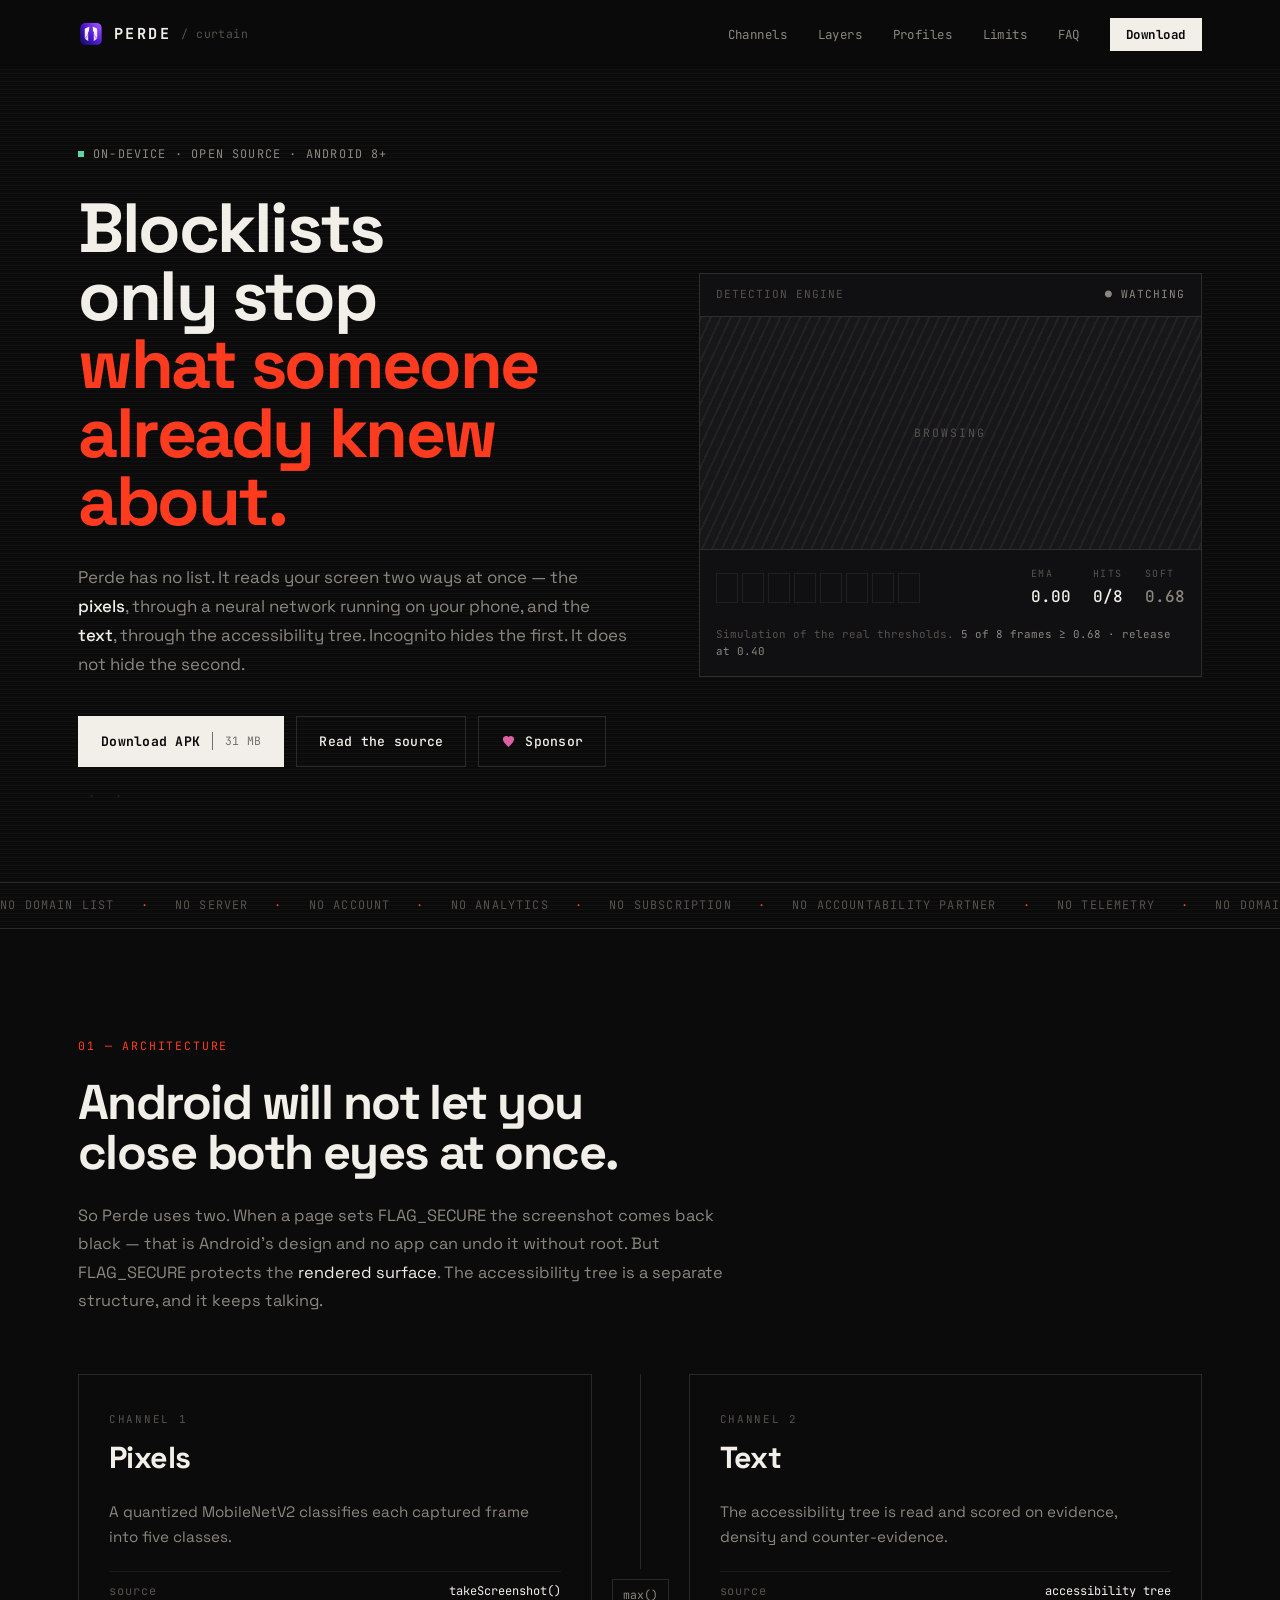
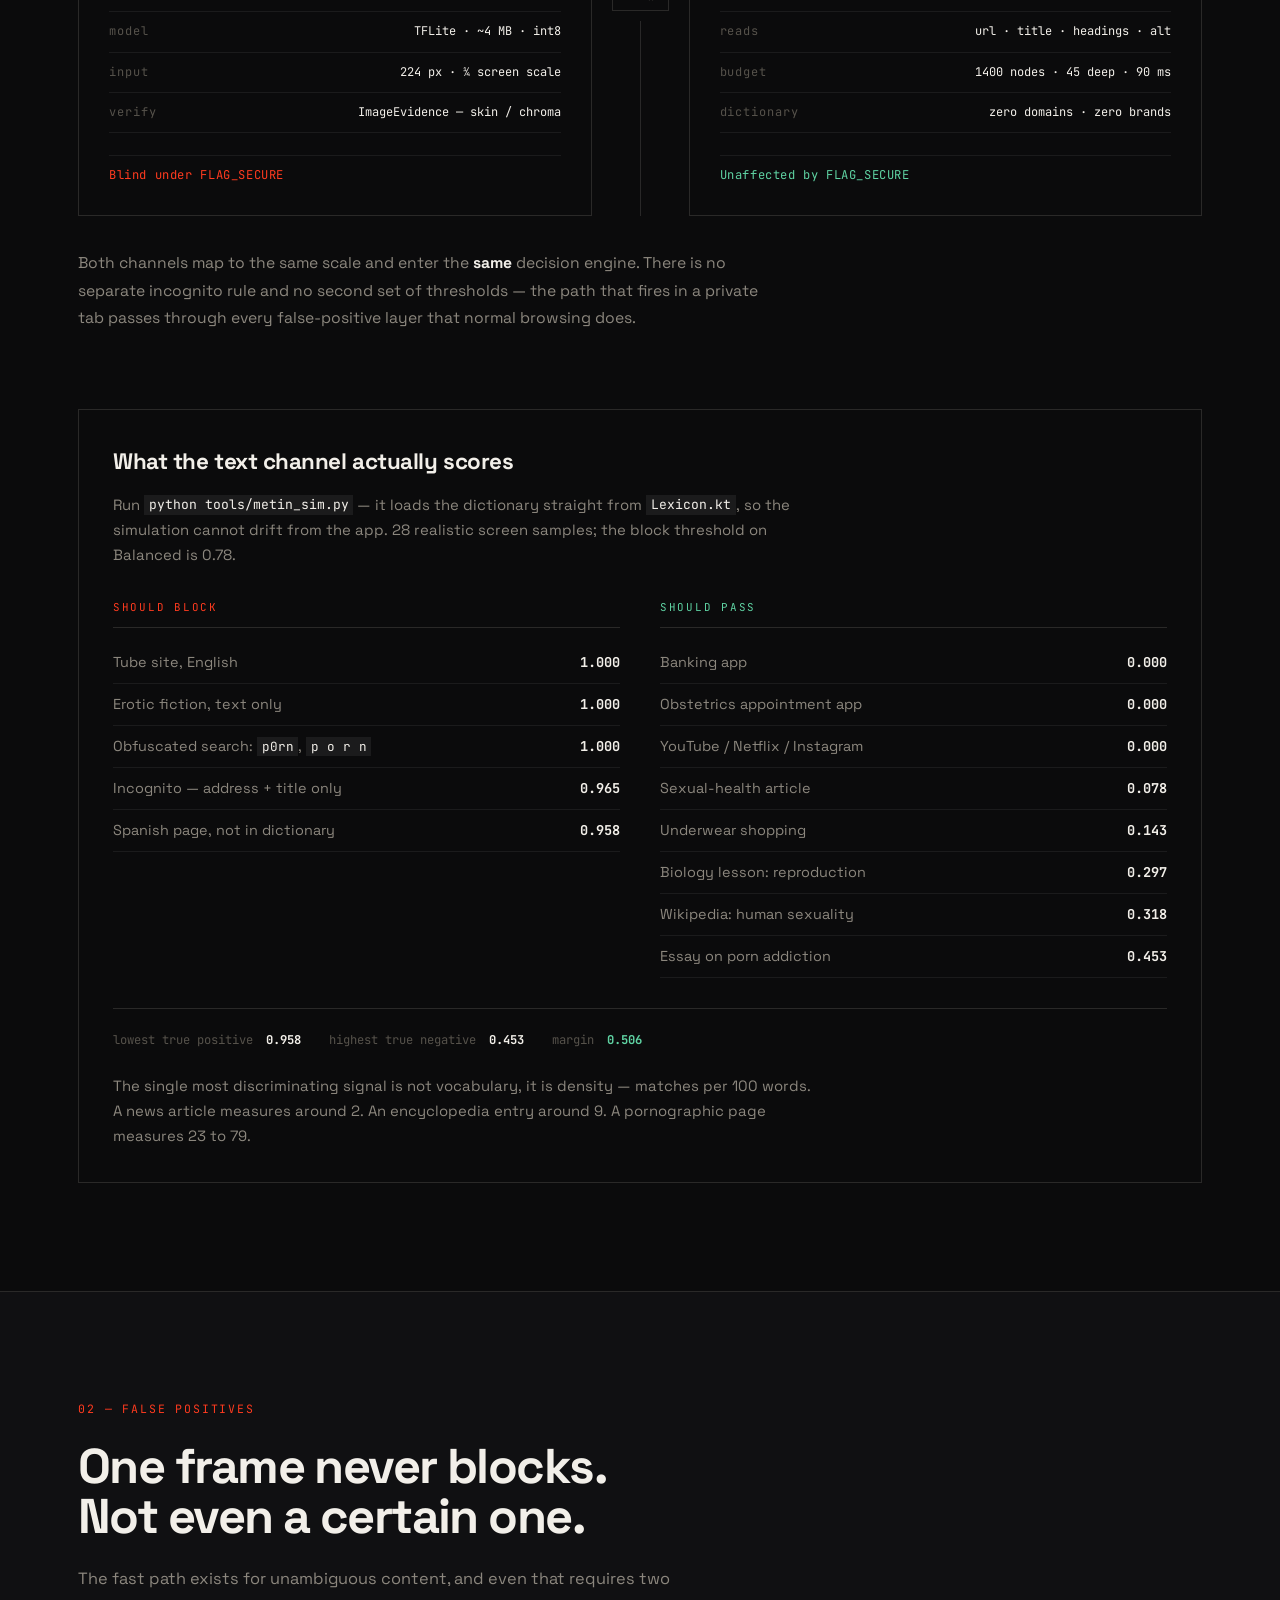
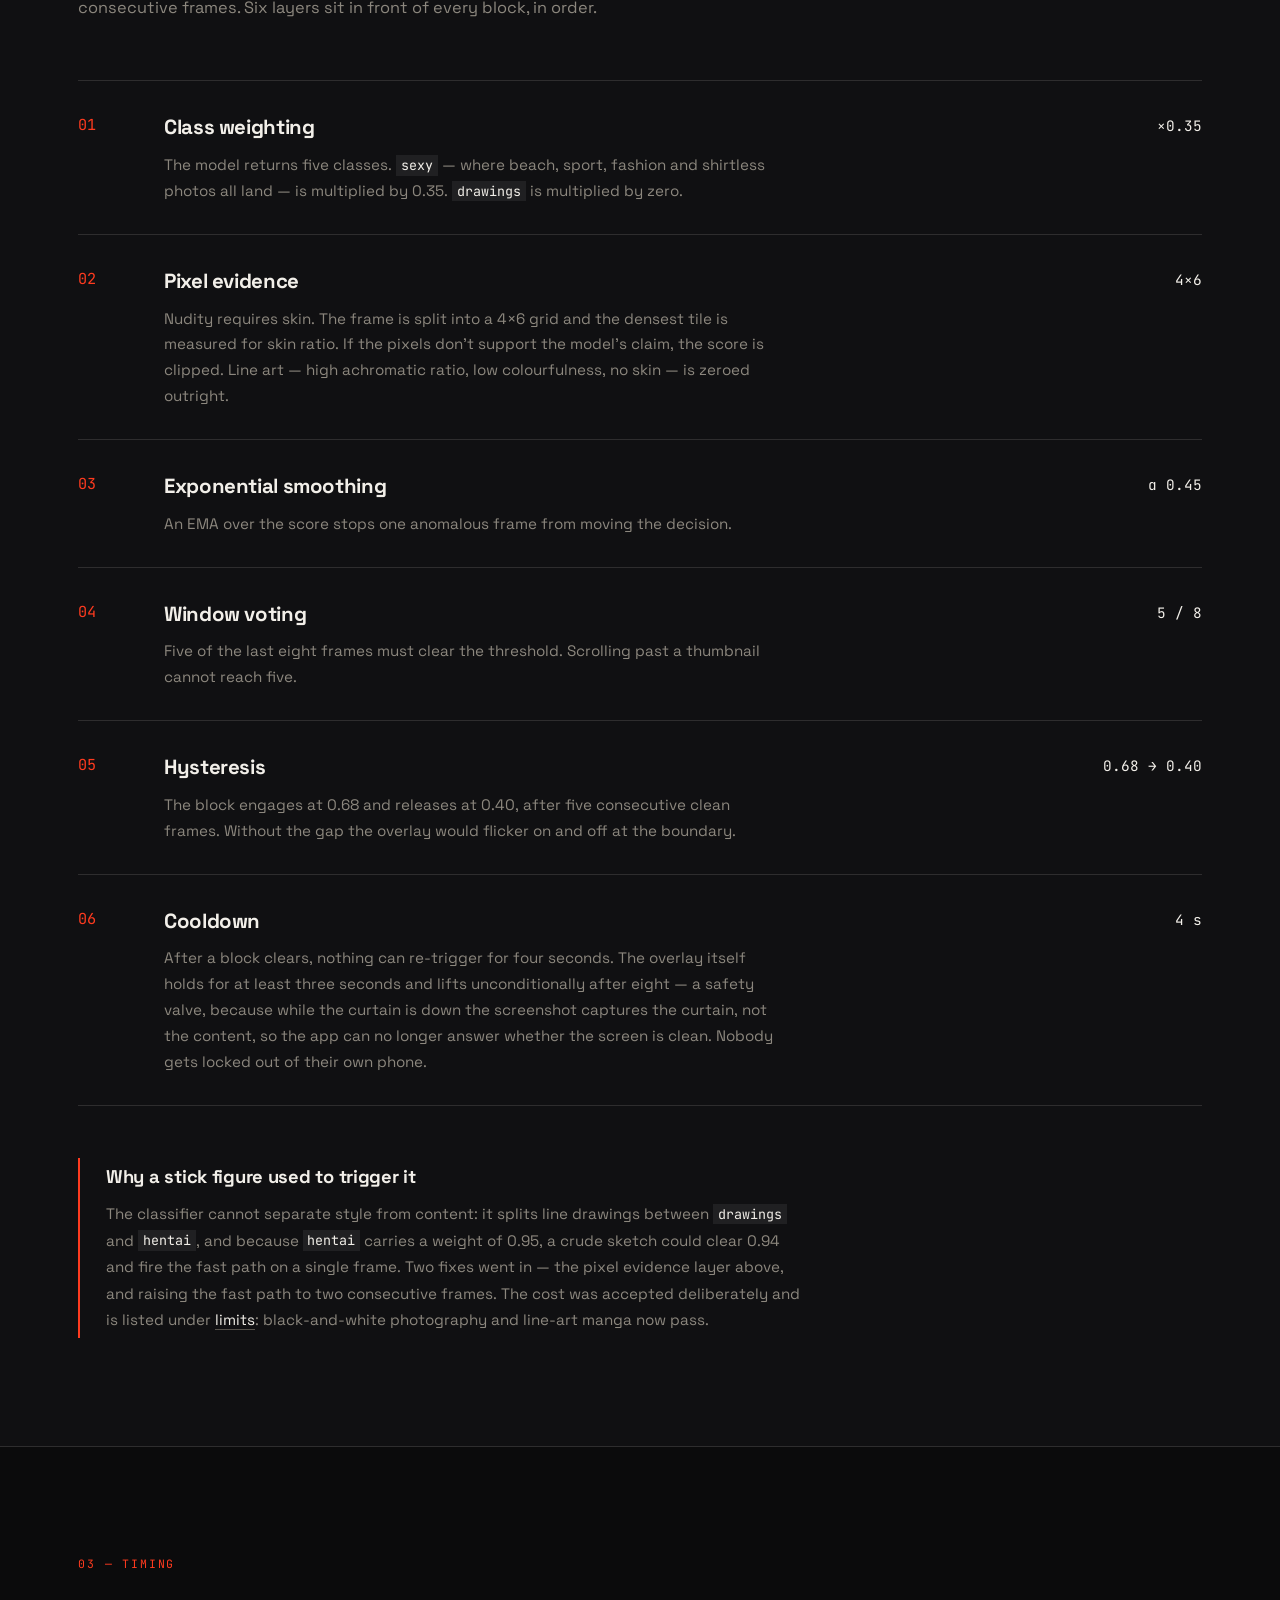
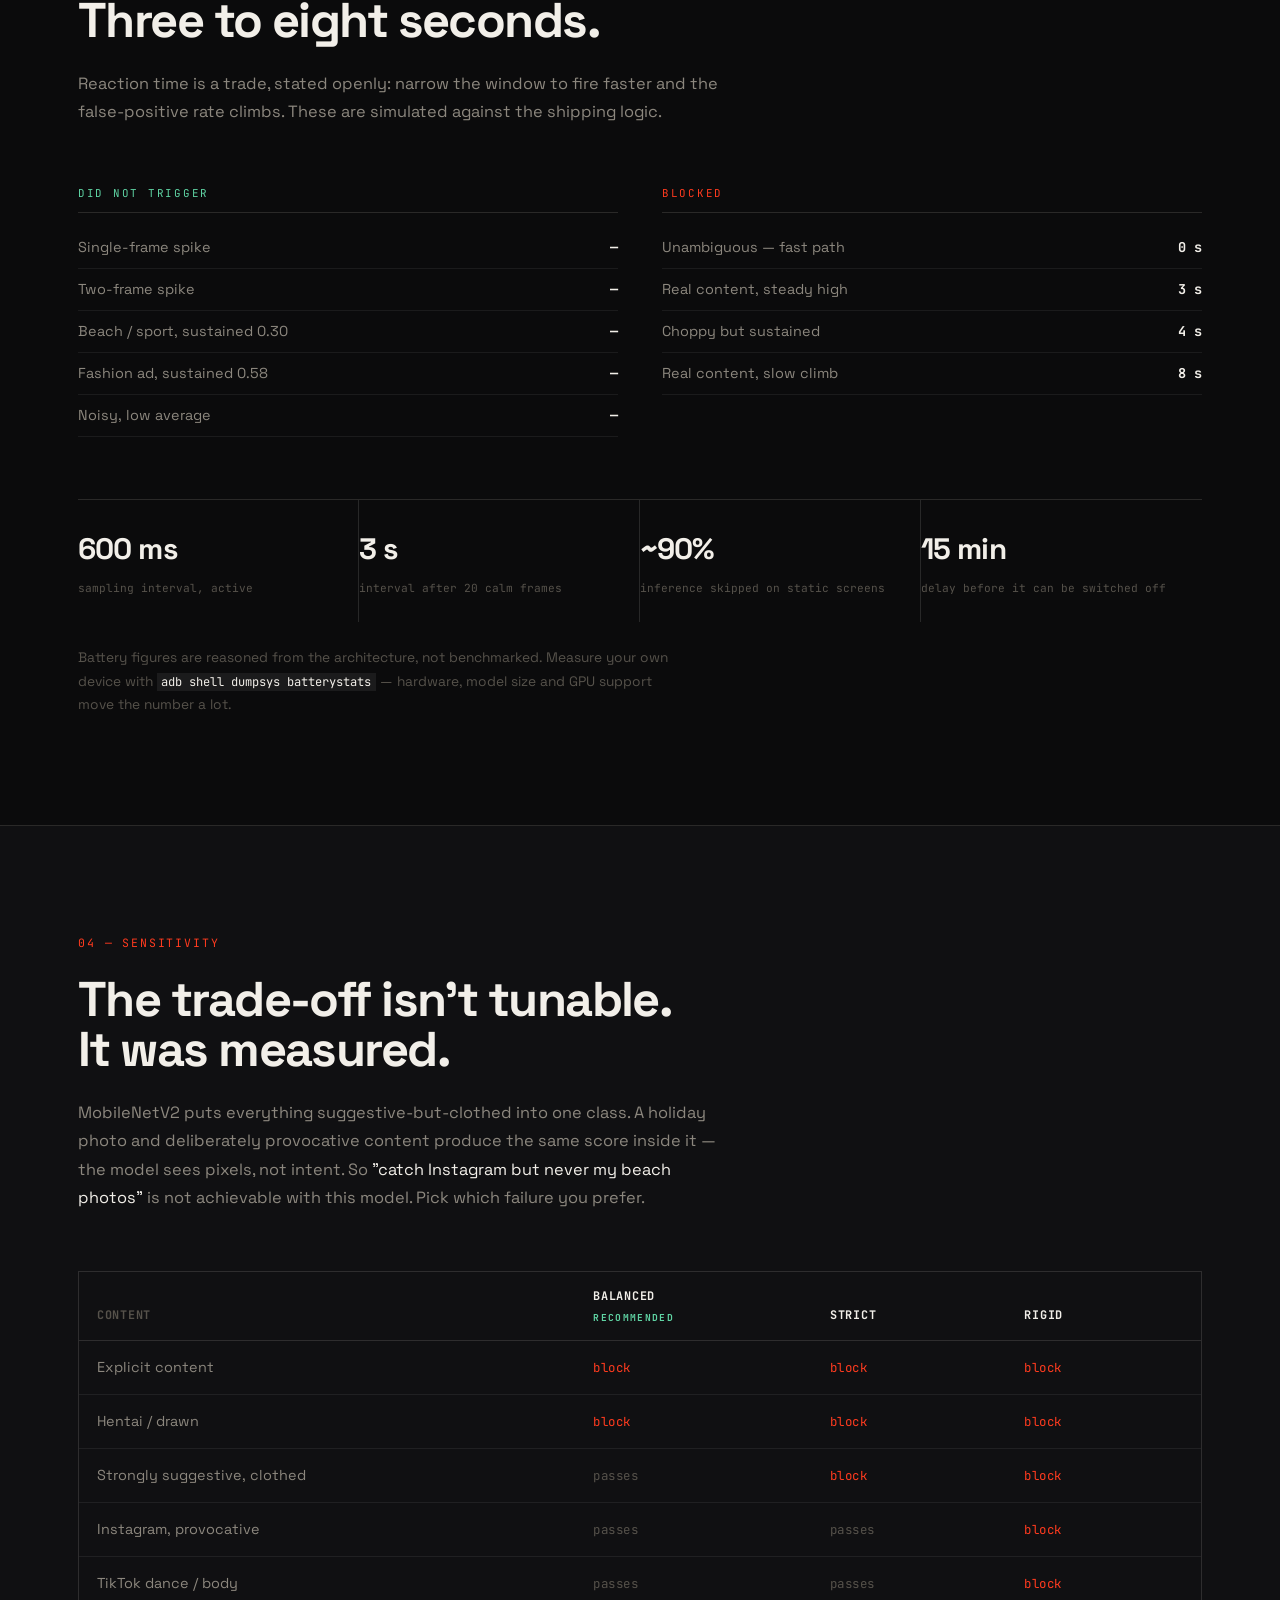
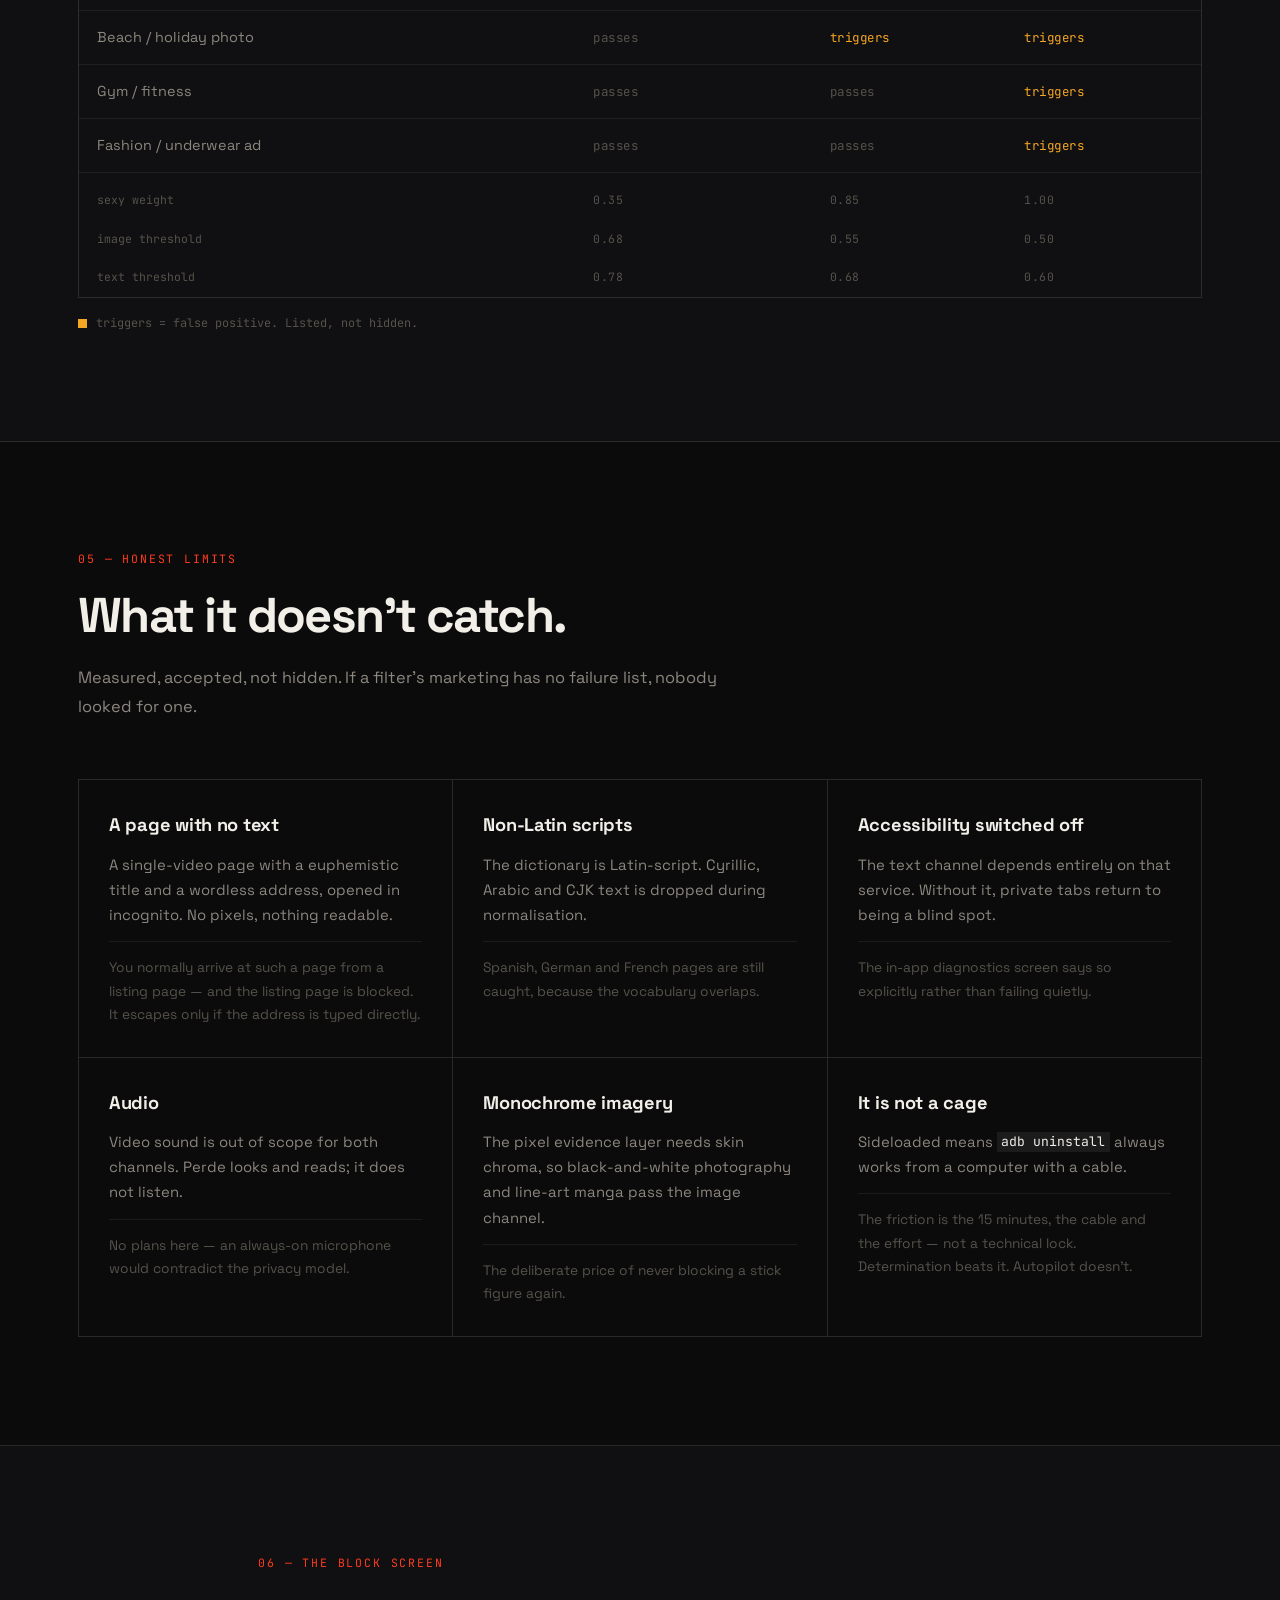
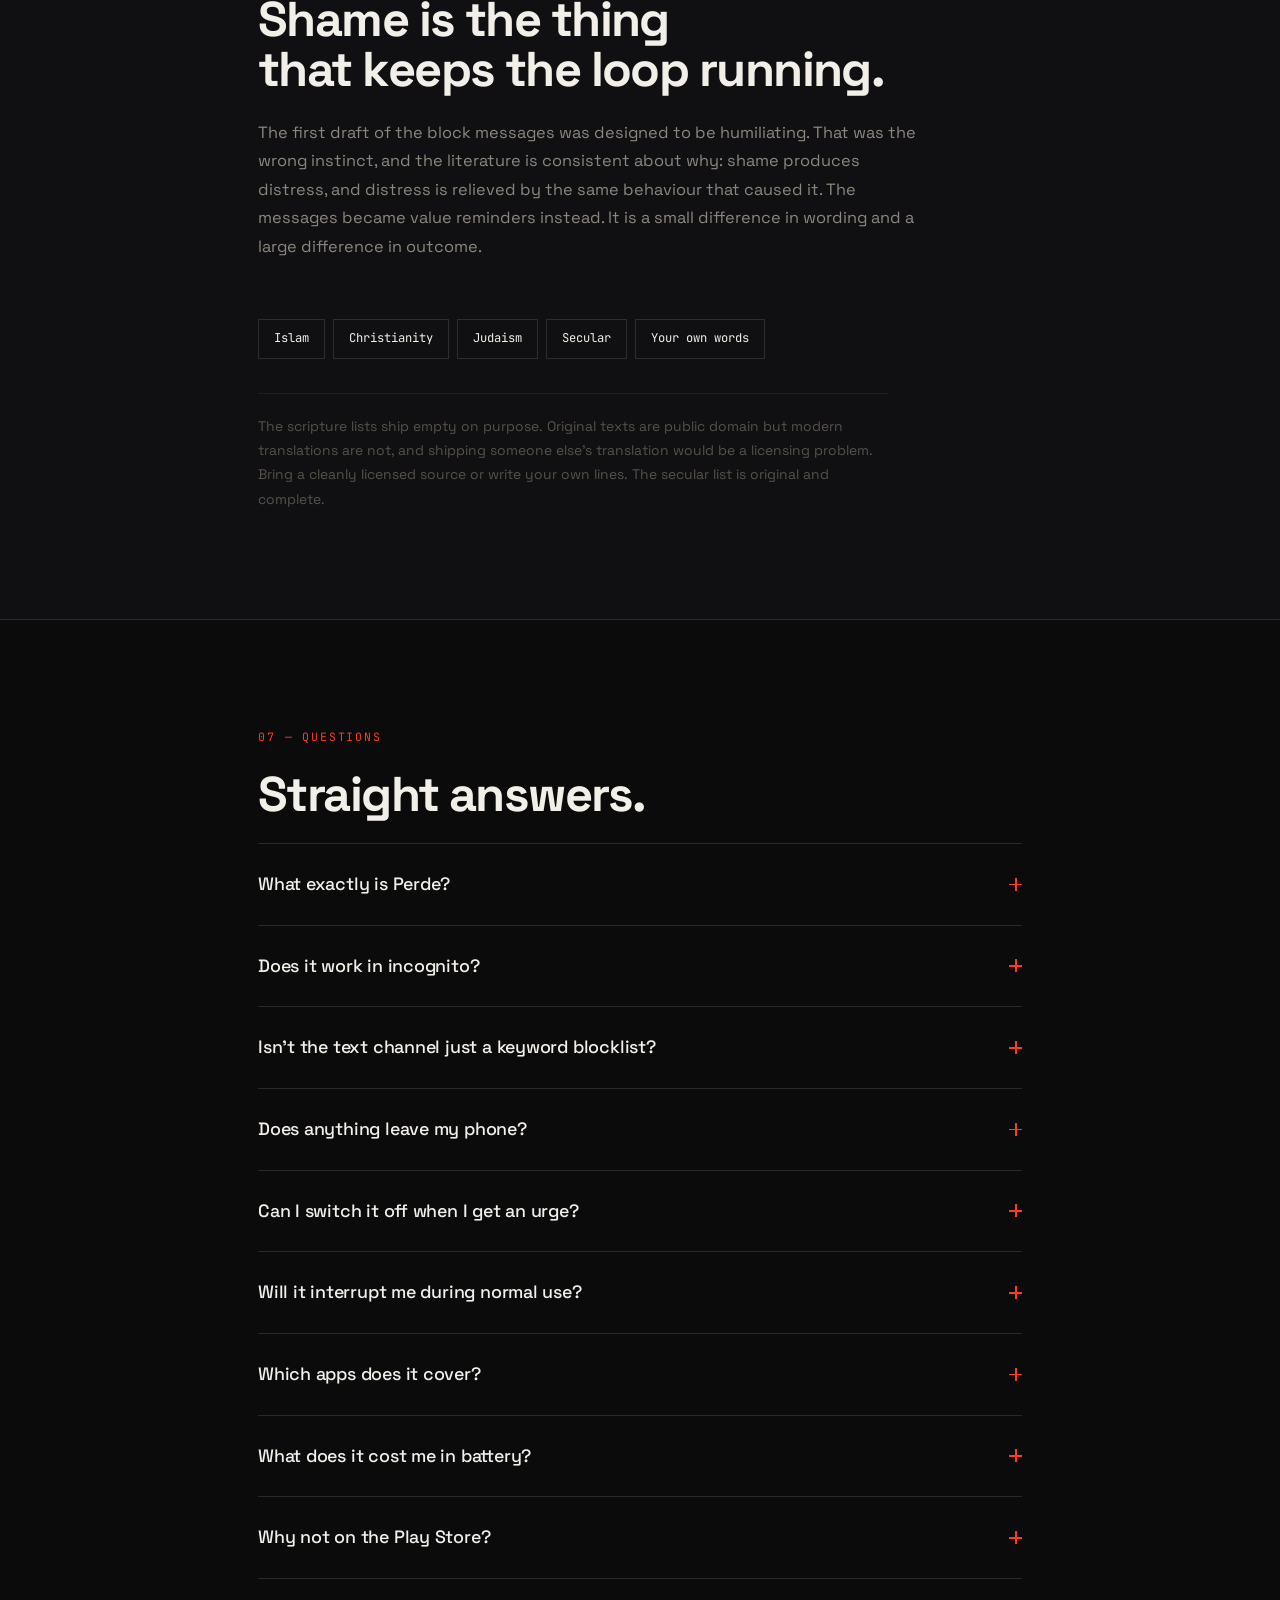
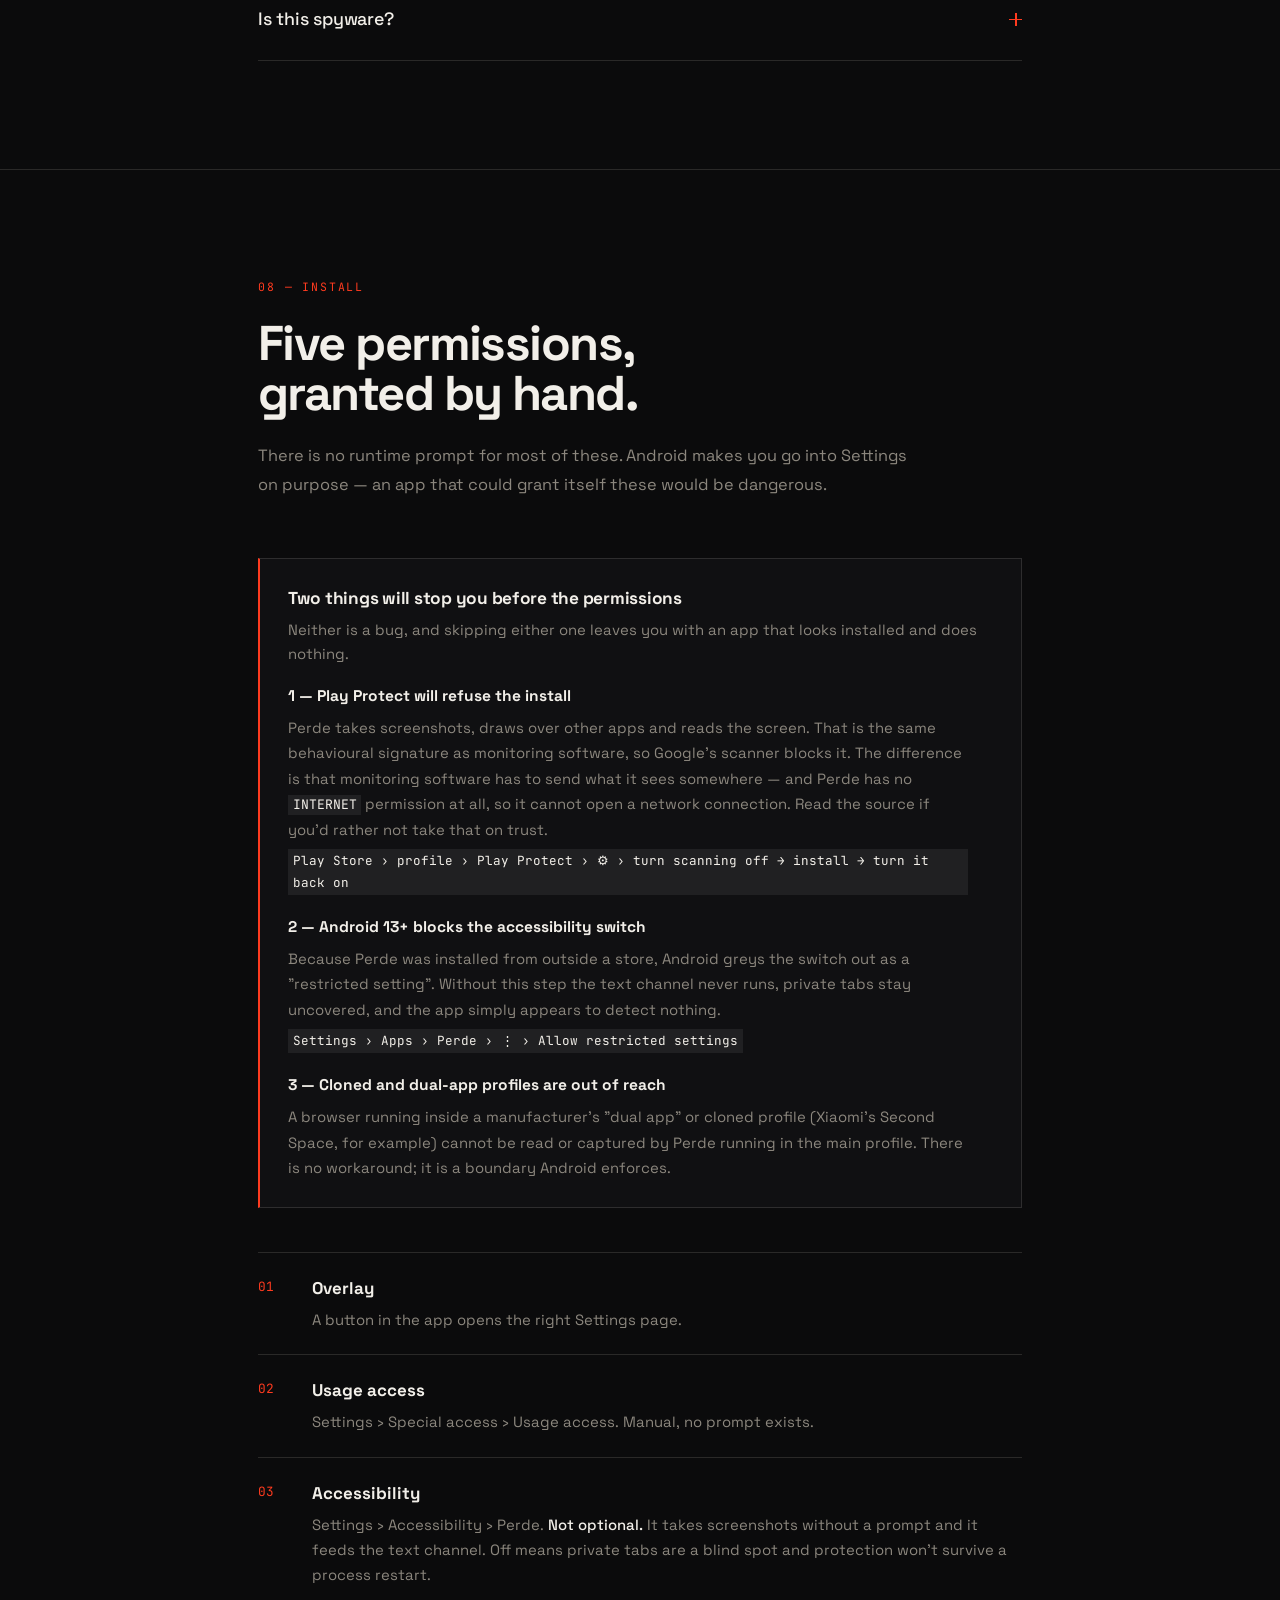
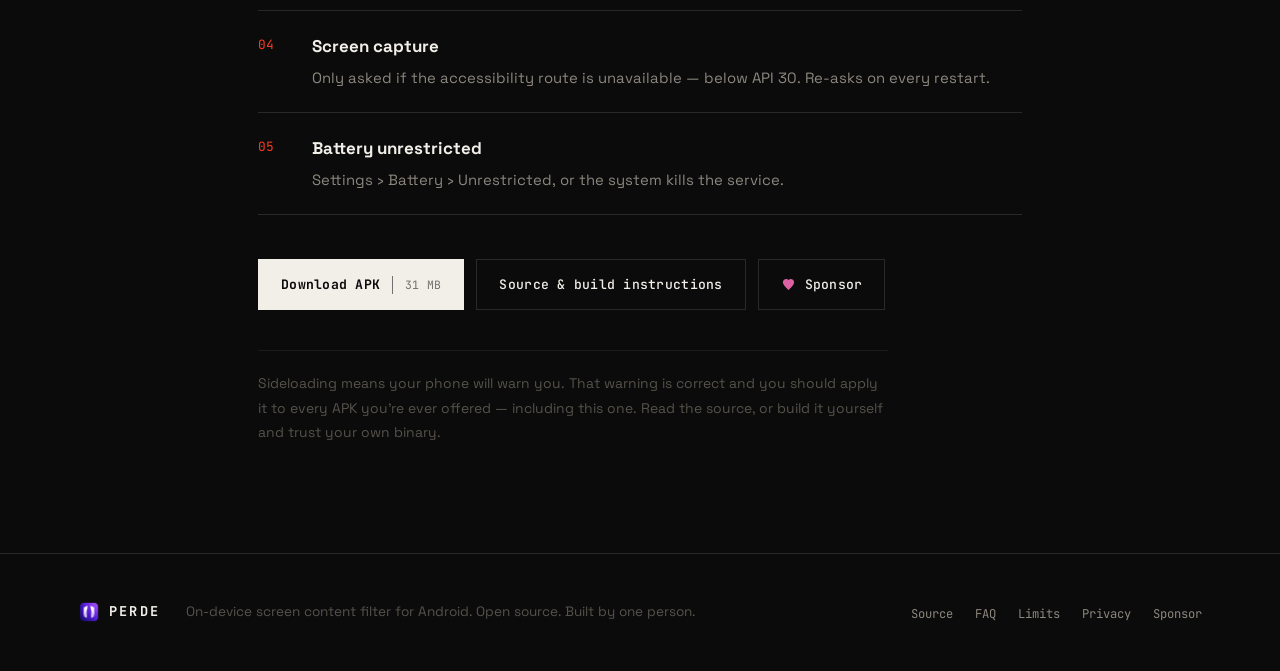
<file: index.html>
<!DOCTYPE html>
<html lang="en">
<head>
  <meta charset="UTF-8">
  <meta name="viewport" content="width=device-width, initial-scale=1.0">
  <meta name="theme-color" content="#0b0b0c">

  <!-- SEO -->
  <title>Perde — On-Device Screen Content Filter for Android</title>
  <meta name="description" content="Perde reads your Android screen two ways — pixels through an on-device neural network, and text through the accessibility tree. No domain blocklist. It works in incognito, on Reddit, in Telegram, on sites nobody has ever heard of. Nothing leaves the device. Open source.">
  <meta name="keywords" content="on-device nsfw detection android, porn blocker without blocklist, screen content filter android, porn blocker that works on reddit, incognito porn blocker, nofap app android, open source porn blocker, tflite nsfw classifier, accessibility content filter, quit porn app android">
  <meta name="author" content="crucio4">
  <meta name="robots" content="index, follow, max-image-preview:large, max-snippet:-1">
  <link rel="canonical" href="https://crucio4.github.io/perde-web/">

  <!-- Open Graph -->
  <meta property="og:type" content="website">
  <meta property="og:title" content="Perde — On-Device Screen Content Filter for Android">
  <meta property="og:description" content="Two channels: it classifies what's on screen, and it reads what's written on it. Blocklists miss what they don't know. Perde doesn't need to know.">
  <meta property="og:url" content="https://crucio4.github.io/perde-web/">
  <meta property="og:site_name" content="Perde">
  <meta property="og:locale" content="en_US">
  <meta property="og:image" content="https://crucio4.github.io/perde-web/assets/og-image.png">
  <meta property="og:image:width" content="1200">
  <meta property="og:image:height" content="630">
  <meta property="og:image:alt" content="Perde — on-device screen content filter for Android. No blocklist. Nothing leaves the phone.">

  <!-- Twitter Card -->
  <meta name="twitter:card" content="summary_large_image">
  <meta name="twitter:title" content="Perde — On-Device Screen Content Filter for Android">
  <meta name="twitter:description" content="Reads pixels and text. Works where blocklists and incognito fail. Nothing leaves your phone. Open source.">
  <meta name="twitter:image" content="https://crucio4.github.io/perde-web/assets/og-image.png">
  <meta name="twitter:image:alt" content="Perde — on-device screen content filter for Android.">

  <!-- Fonts -->
  <link rel="preconnect" href="https://fonts.googleapis.com">
  <link rel="preconnect" href="https://fonts.gstatic.com" crossorigin>
  <link href="https://fonts.googleapis.com/css2?family=Space+Grotesk:wght@400;500;700&family=JetBrains+Mono:wght@400;500;700&display=swap" rel="stylesheet">

  <!-- Styles -->
  <link rel="stylesheet" href="styles.css">

  <!-- Favicon -->
  <link rel="icon" href="favicon.png" type="image/png" sizes="48x48">
  <link rel="apple-touch-icon" href="assets/apple-touch-icon.png">

  <!-- Schema.org JSON-LD: SoftwareApplication -->
  <script type="application/ld+json">
  {
    "@context": "https://schema.org",
    "@type": "SoftwareApplication",
    "name": "Perde",
    "description": "Perde is an open-source Android app that filters explicit screen content on-device, without a domain blocklist. It analyses the screen through two independent channels: a quantized MobileNetV2 TensorFlow Lite classifier reading pixels, and a text analyser reading the accessibility tree. Because the accessibility tree is not affected by FLAG_SECURE, Perde still evaluates content in incognito and private browsing where screen capture returns black frames. Both channels feed one decision engine using exponential smoothing, window voting, hysteresis and cooldown, so a single frame never causes a block. All processing is local: there is no server, no analytics and no network transmission of screen data.",
    "applicationCategory": "UtilitiesApplication",
    "applicationSubCategory": "Content Filtering",
    "operatingSystem": "Android 8.0 and later",
    "offers": {
      "@type": "Offer",
      "price": "0",
      "priceCurrency": "USD"
    },
    "softwareVersion": "1.0",
    "fileSize": "31MB",
    "datePublished": "2026-07-30",
    "dateModified": "2026-07-31",
    "author": {
      "@type": "Person",
      "name": "crucio4",
      "url": "https://github.com/crucio4"
    },
    "url": "https://crucio4.github.io/perde-web/",
    "downloadUrl": "https://github.com/crucio4/perde-app/releases/latest/download/perde_app.apk",
    "installUrl": "https://github.com/crucio4/perde-app/releases/latest",
    "codeRepository": "https://github.com/crucio4/perde-app",
    "sameAs": [
      "https://github.com/crucio4/perde-app"
    ],
    "permissions": "Accessibility service, display over other apps, usage access, battery unrestricted",
    "programmingLanguage": "Kotlin",
    "isAccessibleForFree": true,
    "featureList": [
      "Two independent detection channels: on-device image classification and accessibility-tree text analysis",
      "Works in incognito and private browsing, where screen capture is blocked by FLAG_SECURE",
      "No domain blocklist — a site that has never been catalogued is still evaluated",
      "Six-layer false positive prevention; a single high-scoring frame never triggers a block",
      "Text analysis contains no domain names or brand names, only language patterns",
      "Three sensitivity profiles with published, measured trade-offs",
      "15-minute delay before protection can be switched off",
      "Block screen shows value reminders rather than shame-based messages",
      "Battery-aware: frame differencing, adaptive sampling, foreground-only capture",
      "Fully on-device: no server, no analytics, no network transmission of screen data"
    ]
  }
  </script>

  <!-- Schema.org JSON-LD: FAQPage -->
  <script type="application/ld+json">
  {
    "@context": "https://schema.org",
    "@type": "FAQPage",
    "mainEntity": [
      {
        "@type": "Question",
        "name": "What is Perde?",
        "acceptedAnswer": {
          "@type": "Answer",
          "text": "Perde is a free and open-source Android app that filters explicit content on your own screen. It does not use a list of blocked websites. Instead it reads the screen through two independent channels — a neural network that classifies the image, and a text analyser that reads the accessibility tree — and blocks with a full-screen overlay when both the evidence and the duration indicate sustained viewing rather than incidental exposure. All analysis runs on the device."
        }
      },
      {
        "@type": "Question",
        "name": "How does Perde work in incognito mode or private browsing?",
        "acceptedAnswer": {
          "@type": "Answer",
          "text": "Incognito windows set FLAG_SECURE, which makes screen capture return black frames. Pixels are genuinely unavailable and no app can recover them without root. But FLAG_SECURE protects the rendered surface, not the accessibility tree. Perde reads the address bar, page title, headings, link text and image alt text through the accessibility service, and scores that text with the same decision engine used for images. In measurements, an incognito page exposing only its address and title scored 0.965 against a block threshold of 0.78. So in incognito Perde cannot see the pixels, but it can still read the content."
        }
      },
      {
        "@type": "Question",
        "name": "Does Perde send screen data to a server?",
        "acceptedAnswer": {
          "@type": "Answer",
          "text": "No. Perde has no server, no analytics and no network calls for screen data. The TensorFlow Lite model is bundled in the APK and runs locally. Text read from the accessibility tree is held in memory only, overwritten on the next read, never written to disk and never logged. The on-device diagnostics screen shows counts, not text. The source code is public and can be audited."
        }
      },
      {
        "@type": "Question",
        "name": "How is Perde different from a normal porn blocker?",
        "acceptedAnswer": {
          "@type": "Answer",
          "text": "Normal blockers hold a list of domains, so they only stop what somebody already catalogued, and a new address defeats them. Perde has no domain list at all — the text dictionary contains no domain names and no brand names, only the language that pornographic pages are written in. That means a site nobody has ever heard of is caught by the same rule as a well-known one, and content is evaluated identically inside Reddit, Telegram, a gallery app or a file manager."
        }
      },
      {
        "@type": "Question",
        "name": "Will Perde block normal content like beach photos or Instagram?",
        "acceptedAnswer": {
          "@type": "Answer",
          "text": "On the Balanced profile, effectively no. Six layers stand between a high-scoring frame and a block: class weighting, pixel-level evidence checking, exponential smoothing, window voting requiring 5 of the last 8 frames above threshold, hysteresis and a cooldown. On the Strict profile beach and holiday photos will trigger. On Rigid, gym and fashion content will trigger too. These are measured outcomes, published rather than hidden, because the underlying model cannot distinguish a holiday photo from suggestive content — both land in the same class."
        }
      },
      {
        "@type": "Question",
        "name": "Can I turn Perde off when I get an urge?",
        "acceptedAnswer": {
          "@type": "Answer",
          "text": "Not immediately. Switching protection off starts a 15-minute delay before it actually stops. Because Perde is sideloaded you can always remove it with adb uninstall from a computer. That is deliberate: the friction comes from the delay and the effort, not from a technical lock. A filter that can be dismissed on impulse is not a filter."
        }
      },
      {
        "@type": "Question",
        "name": "What can Perde not detect?",
        "acceptedAnswer": {
          "@type": "Answer",
          "text": "Five measured gaps, all documented. A page with no readable text and no capturable pixels — an incognito single-video page reached by typing the address directly — is missed. The text dictionary is Latin-script, so Russian, Arabic and CJK pages fall through, though Spanish, German and French are caught because the vocabulary overlaps. If the accessibility service is switched off the text channel stops entirely. Audio is out of scope for both channels. Black-and-white photography and line-art manga also pass, because the pixel evidence check requires skin chroma."
        }
      },
      {
        "@type": "Question",
        "name": "Why is Perde not on the Google Play Store?",
        "acceptedAnswer": {
          "@type": "Answer",
          "text": "Perde needs an accessibility service, a screen overlay and a delay on disabling itself. Those are the same capabilities Play Store policy restricts to prevent stalkerware, and the policy cannot distinguish a self-installed filter from a covert monitor. So Perde is distributed as a sideloaded APK through GitHub instead."
        }
      },
      {
        "@type": "Question",
        "name": "Is Perde spyware or a parental control app?",
        "acceptedAnswer": {
          "@type": "Answer",
          "text": "No. Perde is self-installed and self-configured, has no remote monitoring, no accountability-partner dashboard and no reporting of any kind. The permanent status-bar notification is mandatory and the absence of a stealth mode is deliberate — those are precisely the properties that separate a personal filter from stalkerware."
        }
      },
      {
        "@type": "Question",
        "name": "Does Perde drain the battery?",
        "acceptedAnswer": {
          "@type": "Answer",
          "text": "Four measures limit the cost. Nothing runs while the screen is off or while an excluded app is in the foreground. Frame differencing compares a 16x16 fingerprint of each frame against the previous one and skips inference on static screens, which removes roughly 90 percent of the work in normal use. After 20 calm frames the sampling interval drops from 600 milliseconds to 3 seconds. The model is quantized to about 4 MB and uses GPU acceleration where available. These figures come from the architecture and have not been benchmarked on a device."
        }
      }
    ]
  }
  </script>
</head>
<body>

<a class="skip-link" href="#main">Skip to content</a>

<!-- ============ NAV ============ -->
<nav class="nav" id="navbar">
  <div class="shell nav-inner">
    <a href="#" class="brand">
      <img src="assets/perde_mark.png" alt="" width="26" height="26" class="brand-mark">
      <span class="brand-word">PERDE</span>
      <span class="brand-gloss">/ curtain</span>
    </a>
    <ul class="nav-links" id="navLinks">
      <li><a href="#channels">Channels</a></li>
      <li><a href="#layers">Layers</a></li>
      <li><a href="#profiles">Profiles</a></li>
      <li><a href="#limits">Limits</a></li>
      <li><a href="#faq">FAQ</a></li>
      <li><a href="#get" class="nav-cta">Download</a></li>
    </ul>
    <button class="nav-toggle" id="navToggle" aria-label="Toggle navigation" aria-expanded="false">
      <span></span><span></span>
    </button>
  </div>
</nav>

<main id="main">

<!-- ============ HERO ============ -->
<header class="hero">
  <div class="scanlines" aria-hidden="true"></div>
  <div class="shell hero-shell">

    <div class="hero-copy">
      <p class="eyebrow"><span class="pip" aria-hidden="true"></span> On-device · Open source · Android 8+</p>

      <h1 class="display">
        Blocklists only stop
        <em>what someone<br>already knew about.</em>
      </h1>

      <p class="lede">
        Perde has no list. It reads your screen two ways at once — the <strong>pixels</strong>,
        through a neural network running on your phone, and the <strong>text</strong>, through
        the accessibility tree. Incognito hides the first. It does not hide the second.
      </p>

      <div class="hero-actions">
        <a href="https://github.com/crucio4/perde-app/releases/latest/download/perde_app.apk" class="btn btn-solid" id="download-btn">
          <span id="download-btn-text">Download APK</span>
          <span class="btn-meta" id="download-btn-meta">31 MB</span>
        </a>
        <a href="https://github.com/crucio4/perde-app" target="_blank" rel="noopener" class="btn btn-ghost">
          Read the source
        </a>
        <a href="https://github.com/sponsors/crucio4" target="_blank" rel="noopener" class="btn btn-ghost btn-sponsor">
          <svg class="heart" viewBox="0 0 16 16" width="15" height="15" aria-hidden="true" focusable="false">
            <path fill="currentColor" d="M8 14.25l-.345-.666C4.02 9.773 2 7.723 2 5.5 2 3.567 3.567 2 5.5 2c1.02 0 1.96.44 2.5 1.15A3.49 3.49 0 0 1 10.5 2C12.433 2 14 3.567 14 5.5c0 2.223-2.02 4.273-5.655 8.084L8 14.25z"/>
          </svg>
          Sponsor
        </a>
      </div>

      <p class="release-info" id="release-info" hidden>
        <span id="release-version"></span><span class="sep">·</span><span id="release-size"></span><span class="sep">·</span><span id="release-date"></span>
      </p>
    </div>

    <!-- Live detection demo -->
    <div class="rig" id="rig">
      <div class="rig-chrome">
        <span class="rig-title">detection engine</span>
        <span class="rig-state" id="rigState" data-state="idle">watching</span>
      </div>

      <div class="rig-screen">
        <div class="rig-content" id="rigContent" aria-hidden="true">
          <span class="rig-content-label" id="rigContentLabel">browsing</span>
        </div>

        <!-- the curtain -->
        <div class="curtain" id="curtain" aria-hidden="true">
          <div class="curtain-inner">
            <p class="curtain-kicker">Perde</p>
            <p class="curtain-msg" id="curtainMsg">You decided this wasn't who you wanted to be.</p>
          </div>
        </div>
      </div>

      <div class="rig-readout">
        <div class="window" id="window" role="img" aria-label="Detection window: last 8 frames">
          <!-- 8 slots injected by JS -->
        </div>
        <dl class="metrics">
          <div class="metric">
            <dt>ema</dt>
            <dd id="mEma">0.00</dd>
          </div>
          <div class="metric">
            <dt>hits</dt>
            <dd><span id="mHits">0</span>/8</dd>
          </div>
          <div class="metric">
            <dt>soft</dt>
            <dd class="dim">0.68</dd>
          </div>
        </dl>
      </div>

      <p class="rig-note">
        Simulation of the real thresholds. <span class="dim">5 of 8 frames ≥ 0.68 · release at 0.40</span>
      </p>
    </div>

  </div>

  <div class="ticker" aria-hidden="true">
    <div class="ticker-track">
      <span>no domain list</span><span>·</span><span>no server</span><span>·</span><span>no account</span><span>·</span><span>no analytics</span><span>·</span><span>no subscription</span><span>·</span><span>no accountability partner</span><span>·</span><span>no telemetry</span><span>·</span>
      <span>no domain list</span><span>·</span><span>no server</span><span>·</span><span>no account</span><span>·</span><span>no analytics</span><span>·</span><span>no subscription</span><span>·</span><span>no accountability partner</span><span>·</span><span>no telemetry</span><span>·</span>
    </div>
  </div>
</header>

<!-- ============ CHANNELS ============ -->
<section class="band" id="channels">
  <div class="shell">
    <p class="tag">01 — Architecture</p>
    <h2 class="head">Android will not let you<br>close both eyes at once.</h2>
    <p class="sub">
      So Perde uses two. When a page sets FLAG_SECURE the screenshot comes back black —
      that is Android's design and no app can undo it without root. But FLAG_SECURE protects
      the <em>rendered surface</em>. The accessibility tree is a separate structure, and it
      keeps talking.
    </p>

    <div class="channels">
      <article class="channel" id="chPixel">
        <header>
          <span class="ch-num">Channel 1</span>
          <h3>Pixels</h3>
        </header>
        <p class="ch-lead">A quantized MobileNetV2 classifies each captured frame into five classes.</p>
        <ul class="spec">
          <li><span>source</span><span>takeScreenshot()</span></li>
          <li><span>model</span><span>TFLite · ~4 MB · int8</span></li>
          <li><span>input</span><span>224 px · ¼ screen scale</span></li>
          <li><span>verify</span><span>ImageEvidence — skin / chroma</span></li>
        </ul>
        <p class="ch-verdict bad" data-secure-label>Blind under FLAG_SECURE</p>
      </article>

      <div class="channel-join" aria-hidden="true">
        <span class="join-line"></span>
        <span class="join-op">max()</span>
        <span class="join-line"></span>
      </div>

      <article class="channel" id="chText">
        <header>
          <span class="ch-num">Channel 2</span>
          <h3>Text</h3>
        </header>
        <p class="ch-lead">The accessibility tree is read and scored on evidence, density and counter-evidence.</p>
        <ul class="spec">
          <li><span>source</span><span>accessibility tree</span></li>
          <li><span>reads</span><span>url · title · headings · alt</span></li>
          <li><span>budget</span><span>1400 nodes · 45 deep · 90 ms</span></li>
          <li><span>dictionary</span><span>zero domains · zero brands</span></li>
        </ul>
        <p class="ch-verdict good">Unaffected by FLAG_SECURE</p>
      </article>
    </div>

    <p class="channel-foot">
      Both channels map to the same scale and enter the <strong>same</strong> decision engine.
      There is no separate incognito rule and no second set of thresholds — the path that fires
      in a private tab passes through every false-positive layer that normal browsing does.
    </p>

    <!-- Measurement table -->
    <div class="measure">
      <h3 class="measure-head">What the text channel actually scores</h3>
      <p class="measure-sub">Run <code>python tools/metin_sim.py</code> — it loads the dictionary straight from <code>Lexicon.kt</code>, so the simulation cannot drift from the app. 28 realistic screen samples; the block threshold on Balanced is 0.78.</p>
      <div class="measure-grid">
        <div class="measure-col">
          <p class="measure-label block">should block</p>
          <ul>
            <li><span>Tube site, English</span><b>1.000</b></li>
            <li><span>Erotic fiction, text only</span><b>1.000</b></li>
            <li><span>Obfuscated search: <code>p0rn</code>, <code>p o r n</code></span><b>1.000</b></li>
            <li><span>Incognito — address + title only</span><b>0.965</b></li>
            <li><span>Spanish page, not in dictionary</span><b>0.958</b></li>
          </ul>
        </div>
        <div class="measure-col">
          <p class="measure-label pass">should pass</p>
          <ul>
            <li><span>Banking app</span><b>0.000</b></li>
            <li><span>Obstetrics appointment app</span><b>0.000</b></li>
            <li><span>YouTube / Netflix / Instagram</span><b>0.000</b></li>
            <li><span>Sexual-health article</span><b>0.078</b></li>
            <li><span>Underwear shopping</span><b>0.143</b></li>
            <li><span>Biology lesson: reproduction</span><b>0.297</b></li>
            <li><span>Wikipedia: human sexuality</span><b>0.318</b></li>
            <li><span>Essay on porn addiction</span><b>0.453</b></li>
          </ul>
        </div>
      </div>
      <p class="measure-gap">
        <span>lowest true positive <b>0.958</b></span>
        <span>highest true negative <b>0.453</b></span>
        <span class="hl">margin <b>0.506</b></span>
      </p>
      <p class="measure-note">
        The single most discriminating signal is not vocabulary, it is density — matches per
        100 words. A news article measures around 2. An encyclopedia entry around 9.
        A pornographic page measures 23 to 79.
      </p>
    </div>
  </div>
</section>

<!-- ============ LAYERS ============ -->
<section class="band alt" id="layers">
  <div class="shell">
    <p class="tag">02 — False positives</p>
    <h2 class="head">One frame never blocks.<br>Not even a certain one.</h2>
    <p class="sub">
      The fast path exists for unambiguous content, and even that requires two consecutive
      frames. Six layers sit in front of every block, in order.
    </p>

    <ol class="ledger">
      <li class="row">
        <span class="row-n">01</span>
        <div class="row-body">
          <h3>Class weighting</h3>
          <p>The model returns five classes. <code>sexy</code> — where beach, sport, fashion and shirtless photos all land — is multiplied by 0.35. <code>drawings</code> is multiplied by zero.</p>
        </div>
        <span class="row-stat">×0.35</span>
      </li>
      <li class="row">
        <span class="row-n">02</span>
        <div class="row-body">
          <h3>Pixel evidence</h3>
          <p>Nudity requires skin. The frame is split into a 4×6 grid and the densest tile is measured for skin ratio. If the pixels don't support the model's claim, the score is clipped. Line art — high achromatic ratio, low colourfulness, no skin — is zeroed outright.</p>
        </div>
        <span class="row-stat">4×6</span>
      </li>
      <li class="row">
        <span class="row-n">03</span>
        <div class="row-body">
          <h3>Exponential smoothing</h3>
          <p>An EMA over the score stops one anomalous frame from moving the decision.</p>
        </div>
        <span class="row-stat">α 0.45</span>
      </li>
      <li class="row">
        <span class="row-n">04</span>
        <div class="row-body">
          <h3>Window voting</h3>
          <p>Five of the last eight frames must clear the threshold. Scrolling past a thumbnail cannot reach five.</p>
        </div>
        <span class="row-stat">5 / 8</span>
      </li>
      <li class="row">
        <span class="row-n">05</span>
        <div class="row-body">
          <h3>Hysteresis</h3>
          <p>The block engages at 0.68 and releases at 0.40, after five consecutive clean frames. Without the gap the overlay would flicker on and off at the boundary.</p>
        </div>
        <span class="row-stat">0.68 → 0.40</span>
      </li>
      <li class="row">
        <span class="row-n">06</span>
        <div class="row-body">
          <h3>Cooldown</h3>
          <p>After a block clears, nothing can re-trigger for four seconds. The overlay itself holds for at least three seconds and lifts unconditionally after eight — a safety valve, because while the curtain is down the screenshot captures the curtain, not the content, so the app can no longer answer whether the screen is clean. Nobody gets locked out of their own phone.</p>
        </div>
        <span class="row-stat">4 s</span>
      </li>
    </ol>

    <aside class="note">
      <h3>Why a stick figure used to trigger it</h3>
      <p>
        The classifier cannot separate style from content: it splits line drawings between
        <code>drawings</code> and <code>hentai</code>, and because <code>hentai</code> carries a
        weight of 0.95, a crude sketch could clear 0.94 and fire the fast path on a single frame.
        Two fixes went in — the pixel evidence layer above, and raising the fast path to two
        consecutive frames. The cost was accepted deliberately and is listed under
        <a href="#limits">limits</a>: black-and-white photography and line-art manga now pass.
      </p>
    </aside>
  </div>
</section>

<!-- ============ TIMING ============ -->
<section class="band" id="timing">
  <div class="shell">
    <p class="tag">03 — Timing</p>
    <h2 class="head">Three to eight seconds.</h2>
    <p class="sub">
      Reaction time is a trade, stated openly: narrow the window to fire faster and the
      false-positive rate climbs. These are simulated against the shipping logic.
    </p>

    <div class="timing">
      <div class="timing-col">
        <p class="timing-label pass">did not trigger</p>
        <ul>
          <li><span>Single-frame spike</span><b>—</b></li>
          <li><span>Two-frame spike</span><b>—</b></li>
          <li><span>Beach / sport, sustained 0.30</span><b>—</b></li>
          <li><span>Fashion ad, sustained 0.58</span><b>—</b></li>
          <li><span>Noisy, low average</span><b>—</b></li>
        </ul>
      </div>
      <div class="timing-col">
        <p class="timing-label block">blocked</p>
        <ul>
          <li><span>Unambiguous — fast path</span><b>0 s</b></li>
          <li><span>Real content, steady high</span><b>3 s</b></li>
          <li><span>Choppy but sustained</span><b>4 s</b></li>
          <li><span>Real content, slow climb</span><b>8 s</b></li>
        </ul>
      </div>
    </div>

    <div class="stats">
      <div class="stat"><b>600 ms</b><span>sampling interval, active</span></div>
      <div class="stat"><b>3 s</b><span>interval after 20 calm frames</span></div>
      <div class="stat"><b>~90%</b><span>inference skipped on static screens</span></div>
      <div class="stat"><b>15 min</b><span>delay before it can be switched off</span></div>
    </div>
    <p class="stats-foot">
      Battery figures are reasoned from the architecture, not benchmarked. Measure your own
      device with <code>adb shell dumpsys batterystats</code> — hardware, model size and GPU
      support move the number a lot.
    </p>
  </div>
</section>

<!-- ============ PROFILES ============ -->
<section class="band alt" id="profiles">
  <div class="shell">
    <p class="tag">04 — Sensitivity</p>
    <h2 class="head">The trade-off isn't tunable.<br>It was measured.</h2>
    <p class="sub">
      MobileNetV2 puts everything suggestive-but-clothed into one class. A holiday photo and
      deliberately provocative content produce the same score inside it — the model sees pixels,
      not intent. So <em>"catch Instagram but never my beach photos"</em> is not achievable with
      this model. Pick which failure you prefer.
    </p>

    <div class="matrix-scroll">
      <table class="matrix">
        <caption class="sr-only">Content behaviour across the three sensitivity profiles</caption>
        <thead>
          <tr>
            <th scope="col">Content</th>
            <th scope="col">Balanced <span class="rec">recommended</span></th>
            <th scope="col">Strict</th>
            <th scope="col">Rigid</th>
          </tr>
        </thead>
        <tbody>
          <tr><th scope="row">Explicit content</th><td class="b">block</td><td class="b">block</td><td class="b">block</td></tr>
          <tr><th scope="row">Hentai / drawn</th><td class="b">block</td><td class="b">block</td><td class="b">block</td></tr>
          <tr><th scope="row">Strongly suggestive, clothed</th><td class="p">passes</td><td class="b">block</td><td class="b">block</td></tr>
          <tr><th scope="row">Instagram, provocative</th><td class="p">passes</td><td class="p">passes</td><td class="b">block</td></tr>
          <tr><th scope="row">TikTok dance / body</th><td class="p">passes</td><td class="p">passes</td><td class="b">block</td></tr>
          <tr class="split"><th scope="row">Beach / holiday photo</th><td class="p">passes</td><td class="f">triggers</td><td class="f">triggers</td></tr>
          <tr><th scope="row">Gym / fitness</th><td class="p">passes</td><td class="p">passes</td><td class="f">triggers</td></tr>
          <tr><th scope="row">Fashion / underwear ad</th><td class="p">passes</td><td class="p">passes</td><td class="f">triggers</td></tr>
        </tbody>
        <tfoot>
          <tr><th scope="row">sexy weight</th><td>0.35</td><td>0.85</td><td>1.00</td></tr>
          <tr><th scope="row">image threshold</th><td>0.68</td><td>0.55</td><td>0.50</td></tr>
          <tr><th scope="row">text threshold</th><td>0.78</td><td>0.68</td><td>0.60</td></tr>
        </tfoot>
      </table>
    </div>
    <p class="matrix-key">
      <span class="k f"></span> triggers = false positive. Listed, not hidden.
    </p>
  </div>
</section>

<!-- ============ LIMITS ============ -->
<section class="band" id="limits">
  <div class="shell">
    <p class="tag">05 — Honest limits</p>
    <h2 class="head">What it doesn't catch.</h2>
    <p class="sub">
      Measured, accepted, not hidden. If a filter's marketing has no failure list, nobody
      looked for one.
    </p>

    <div class="limits">
      <article class="limit">
        <h3>A page with no text</h3>
        <p>A single-video page with a euphemistic title and a wordless address, opened in incognito. No pixels, nothing readable.</p>
        <p class="limit-soft">You normally arrive at such a page from a listing page — and the listing page is blocked. It escapes only if the address is typed directly.</p>
      </article>
      <article class="limit">
        <h3>Non-Latin scripts</h3>
        <p>The dictionary is Latin-script. Cyrillic, Arabic and CJK text is dropped during normalisation.</p>
        <p class="limit-soft">Spanish, German and French pages are still caught, because the vocabulary overlaps.</p>
      </article>
      <article class="limit">
        <h3>Accessibility switched off</h3>
        <p>The text channel depends entirely on that service. Without it, private tabs return to being a blind spot.</p>
        <p class="limit-soft">The in-app diagnostics screen says so explicitly rather than failing quietly.</p>
      </article>
      <article class="limit">
        <h3>Audio</h3>
        <p>Video sound is out of scope for both channels. Perde looks and reads; it does not listen.</p>
        <p class="limit-soft">No plans here — an always-on microphone would contradict the privacy model.</p>
      </article>
      <article class="limit">
        <h3>Monochrome imagery</h3>
        <p>The pixel evidence layer needs skin chroma, so black-and-white photography and line-art manga pass the image channel.</p>
        <p class="limit-soft">The deliberate price of never blocking a stick figure again.</p>
      </article>
      <article class="limit">
        <h3>It is not a cage</h3>
        <p>Sideloaded means <code>adb uninstall</code> always works from a computer with a cable.</p>
        <p class="limit-soft">The friction is the 15 minutes, the cable and the effort — not a technical lock. Determination beats it. Autopilot doesn't.</p>
      </article>
    </div>
  </div>
</section>

<!-- ============ BLOCK SCREEN ============ -->
<section class="band alt" id="messages">
  <div class="shell narrow">
    <p class="tag">06 — The block screen</p>
    <h2 class="head">Shame is the thing<br>that keeps the loop running.</h2>
    <p class="sub">
      The first draft of the block messages was designed to be humiliating. That was the wrong
      instinct, and the literature is consistent about why: shame produces distress, and
      distress is relieved by the same behaviour that caused it. The messages became value
      reminders instead. It is a small difference in wording and a large difference in outcome.
    </p>
    <div class="chips">
      <span class="chip">Islam</span>
      <span class="chip">Christianity</span>
      <span class="chip">Judaism</span>
      <span class="chip">Secular</span>
      <span class="chip">Your own words</span>
    </div>
    <p class="fineprint">
      The scripture lists ship empty on purpose. Original texts are public domain but modern
      translations are not, and shipping someone else's translation would be a licensing
      problem. Bring a cleanly licensed source or write your own lines. The secular list is
      original and complete.
    </p>
  </div>
</section>

<!-- ============ FAQ ============ -->
<section class="band" id="faq">
  <div class="shell narrow">
    <p class="tag">07 — Questions</p>
    <h2 class="head">Straight answers.</h2>

    <div class="faq">
      <details class="q">
        <summary><span>What exactly is Perde?</span><i aria-hidden="true"></i></summary>
        <div class="a">
          <p>A free, open-source Android app that filters explicit content on your own screen. It runs in the background, reads the screen through two independent channels, and when the evidence and the duration both indicate sustained viewing it covers the screen with a full-screen overlay, shows a message and sends you to the home screen.</p>
          <p>The name is Turkish for <em>curtain</em>.</p>
        </div>
      </details>

      <details class="q">
        <summary><span>Does it work in incognito?</span><i aria-hidden="true"></i></summary>
        <div class="a">
          <p>Yes, through the text channel. Incognito sets FLAG_SECURE, so screen capture returns black frames and the pixels are genuinely gone — no app recovers them without root. But FLAG_SECURE protects the rendered surface, not the accessibility tree. The address bar, page title, headings, link text and image alt text keep arriving, and they go through the same decision engine.</p>
          <p>In measurement, an incognito page exposing only its address and title scored <b>0.965</b> against a threshold of <b>0.78</b>. In incognito Perde can't see the pixels. It can still read the content.</p>
        </div>
      </details>

      <details class="q">
        <summary><span>Isn't the text channel just a keyword blocklist?</span><i aria-hidden="true"></i></summary>
        <div class="a">
          <p>No, and the difference is structural. There is not a single domain name or brand name in the dictionary — domains are infinite and that war is lost on principle. What's in the dictionary is <em>language</em>.</p>
          <p>Five things happen to that text. It's normalised, so <code>PORNO</code>, <code>pоrno</code> with a Cyrillic o, <code>p0rn0</code>, <code>p o r n o</code> and Turkish suffixed forms all collapse to one shape. Terms carry four weight classes including a <em>counter</em> class, combined with noisy-OR so no single term can reach 1.0 alone. A corroboration multiplier means one match scores 0.49 while five score 0.96 — one word in a chat cannot block. Density is measured per 100 words. And counter-evidence from banking, health, education and software vocabulary pulls the score down, disabled only once density passes 20 so a page can't immunise itself by printing "secure payment".</p>
        </div>
      </details>

      <details class="q">
        <summary><span>Does anything leave my phone?</span><i aria-hidden="true"></i></summary>
        <div class="a">
          <p>No. There is no server, no analytics and no network transmission of screen data. The model ships inside the APK. Text from the accessibility tree lives in memory, is overwritten on the next read, and is never written to disk or logged — the diagnostics screen shows counts like <code>s2 m1 d5 g0</code>, never the text itself. With protection off, no reading happens at all.</p>
          <p>Worth saying plainly: an accessibility service can read everything on screen. That is a serious permission. You are granting it to a sideloaded app whose source you can read. Think twice before granting it to anything you can't.</p>
        </div>
      </details>

      <details class="q">
        <summary><span>Can I switch it off when I get an urge?</span><i aria-hidden="true"></i></summary>
        <div class="a">
          <p>Not immediately — turning it off starts a 15-minute delay. Urges peak and fade inside that window, which is the entire design.</p>
          <p>And you can always run <code>adb uninstall</code> from a computer. That isn't an oversight. Perde is not a cage; it's friction. Fifteen minutes, a cable, and the effort of using both. Each step is a place to reconsider.</p>
        </div>
      </details>

      <details class="q">
        <summary><span>Will it interrupt me during normal use?</span><i aria-hidden="true"></i></summary>
        <div class="a">
          <p>On Balanced, effectively never — six layers stand in front of every block and no single frame can cause one. On Strict, beach and holiday photos will trigger. On Rigid, gym and fashion content will too. Those aren't warnings about edge cases, they're measured results, published in the <a href="#profiles">profile table</a>.</p>
          <p>Settings, the dialer, contacts, camera, maps, the clock, keyboards and Google Wallet are excluded outright, so a false positive can't land somewhere it would actually hurt. Individual banking apps are not on that list and don't need to be — banking vocabulary is counter-evidence in the text channel, and those apps set FLAG_SECURE anyway.</p>
        </div>
      </details>

      <details class="q">
        <summary><span>Which apps does it cover?</span><i aria-hidden="true"></i></summary>
        <div class="a">
          <p>Everything except the exclusion list. The default is blacklist mode, not whitelist, because a whitelist is conceptually broken — however long you make it, it stays incomplete, and the app you forgot is exactly the one that gets used.</p>
          <p>So a browser nobody has heard of is covered on install, with no list to maintain.</p>
        </div>
      </details>

      <details class="q">
        <summary><span>What does it cost me in battery?</span><i aria-hidden="true"></i></summary>
        <div class="a">
          <p>Nothing while the screen is off or an excluded app is in front. Frame differencing reduces each frame to a 16×16 fingerprint and skips inference when the screen hasn't changed — roughly 90% of the time in real use, because reading text, a paused video or an idle app all produce identical frames. After 20 calm frames sampling drops from 600 ms to 3 seconds. The model is quantized to about 4 MB and uses the GPU delegate when one is available.</p>
          <p>These come from the architecture. They have not been benchmarked on a device, and saying otherwise would be inventing a number.</p>
        </div>
      </details>

      <details class="q">
        <summary><span>Why not on the Play Store?</span><i aria-hidden="true"></i></summary>
        <div class="a">
          <p>Accessibility service, screen overlay, delayed disabling — the three things that make Perde work are the three Play Store policy restricts to prevent stalkerware. The policy can't distinguish a self-installed filter from a covert monitor, so it treats them the same. Hence a sideloaded APK from GitHub.</p>
        </div>
      </details>

      <details class="q">
        <summary><span>Is this spyware?</span><i aria-hidden="true"></i></summary>
        <div class="a">
          <p>No. Self-installed, self-configured, reports to nobody. No remote monitoring, no partner dashboard, no logs leaving the device. The permanent status-bar notification is mandatory for a foreground service and there is deliberately no stealth mode — those two properties are what separate a personal filter from stalkerware, and both are visible at all times.</p>
        </div>
      </details>
    </div>
  </div>
</section>

<!-- ============ GET IT ============ -->
<section class="band get" id="get">
  <div class="shell narrow">
    <p class="tag">08 — Install</p>
    <h2 class="head">Five permissions,<br>granted by hand.</h2>
    <p class="sub">
      There is no runtime prompt for most of these. Android makes you go into Settings on
      purpose — an app that could grant itself these would be dangerous.
    </p>

    <div class="walls">
      <h3>Two things will stop you before the permissions</h3>
      <p>Neither is a bug, and skipping either one leaves you with an app that looks installed and does nothing.</p>

      <dl>
        <dt>1 — Play Protect will refuse the install</dt>
        <dd>
          Perde takes screenshots, draws over other apps and reads the screen. That is the same
          behavioural signature as monitoring software, so Google's scanner blocks it. The
          difference is that monitoring software has to send what it sees somewhere — and Perde
          has no <code>INTERNET</code> permission at all, so it cannot open a network connection.
          Read the source if you'd rather not take that on trust.
          <span class="path">Play Store › profile › Play Protect › ⚙ › turn scanning off → install → turn it back on</span>
        </dd>

        <dt>2 — Android 13+ blocks the accessibility switch</dt>
        <dd>
          Because Perde was installed from outside a store, Android greys the switch out as a
          "restricted setting". Without this step the text channel never runs, private tabs stay
          uncovered, and the app simply appears to detect nothing.
          <span class="path">Settings › Apps › Perde › ⋮ › Allow restricted settings</span>
        </dd>

        <dt>3 — Cloned and dual-app profiles are out of reach</dt>
        <dd>
          A browser running inside a manufacturer's "dual app" or cloned profile (Xiaomi's Second
          Space, for example) cannot be read or captured by Perde running in the main profile.
          There is no workaround; it is a boundary Android enforces.
        </dd>
      </dl>
    </div>

    <ol class="steps">
      <li><b>Overlay</b><span>A button in the app opens the right Settings page.</span></li>
      <li><b>Usage access</b><span>Settings › Special access › Usage access. Manual, no prompt exists.</span></li>
      <li><b>Accessibility</b><span>Settings › Accessibility › Perde. <em>Not optional.</em> It takes screenshots without a prompt and it feeds the text channel. Off means private tabs are a blind spot and protection won't survive a process restart.</span></li>
      <li><b>Screen capture</b><span>Only asked if the accessibility route is unavailable — below API 30. Re-asks on every restart.</span></li>
      <li><b>Battery unrestricted</b><span>Settings › Battery › Unrestricted, or the system kills the service.</span></li>
    </ol>

    <div class="get-actions">
      <a href="https://github.com/crucio4/perde-app/releases/latest/download/perde_app.apk" class="btn btn-solid" id="download-btn-2">
        <span>Download APK</span>
        <span class="btn-meta" id="download-btn-meta-2">31 MB</span>
      </a>
      <a href="https://github.com/crucio4/perde-app" target="_blank" rel="noopener" class="btn btn-ghost">Source &amp; build instructions</a>
      <a href="https://github.com/sponsors/crucio4" target="_blank" rel="noopener" class="btn btn-ghost btn-sponsor">
        <svg class="heart" viewBox="0 0 16 16" width="15" height="15" aria-hidden="true" focusable="false">
          <path fill="currentColor" d="M8 14.25l-.345-.666C4.02 9.773 2 7.723 2 5.5 2 3.567 3.567 2 5.5 2c1.02 0 1.96.44 2.5 1.15A3.49 3.49 0 0 1 10.5 2C12.433 2 14 3.567 14 5.5c0 2.223-2.02 4.273-5.655 8.084L8 14.25z"/>
        </svg>
        Sponsor
      </a>
    </div>
    <p class="fineprint">
      Sideloading means your phone will warn you. That warning is correct and you should apply
      it to every APK you're ever offered — including this one. Read the source, or build it
      yourself and trust your own binary.
    </p>
  </div>
</section>

</main>

<!-- ============ FOOTER ============ -->
<footer class="foot">
  <div class="shell foot-inner">
    <div class="foot-brand">
      <img src="assets/perde_mark.png" alt="" width="22" height="22">
      <span>PERDE</span>
    </div>
    <p class="foot-line">On-device screen content filter for Android. Open source. Built by one person.</p>
    <ul class="foot-links">
      <li><a href="https://github.com/crucio4/perde-app" target="_blank" rel="noopener">Source</a></li>
      <li><a href="#faq">FAQ</a></li>
      <li><a href="#limits">Limits</a></li>
      <li><a href="privacy.html">Privacy</a></li>
      <li><a href="https://github.com/sponsors/crucio4" target="_blank" rel="noopener">Sponsor</a></li>
    </ul>
  </div>
</footer>

<script src="script.js"></script>
</body>
</html>
</file>
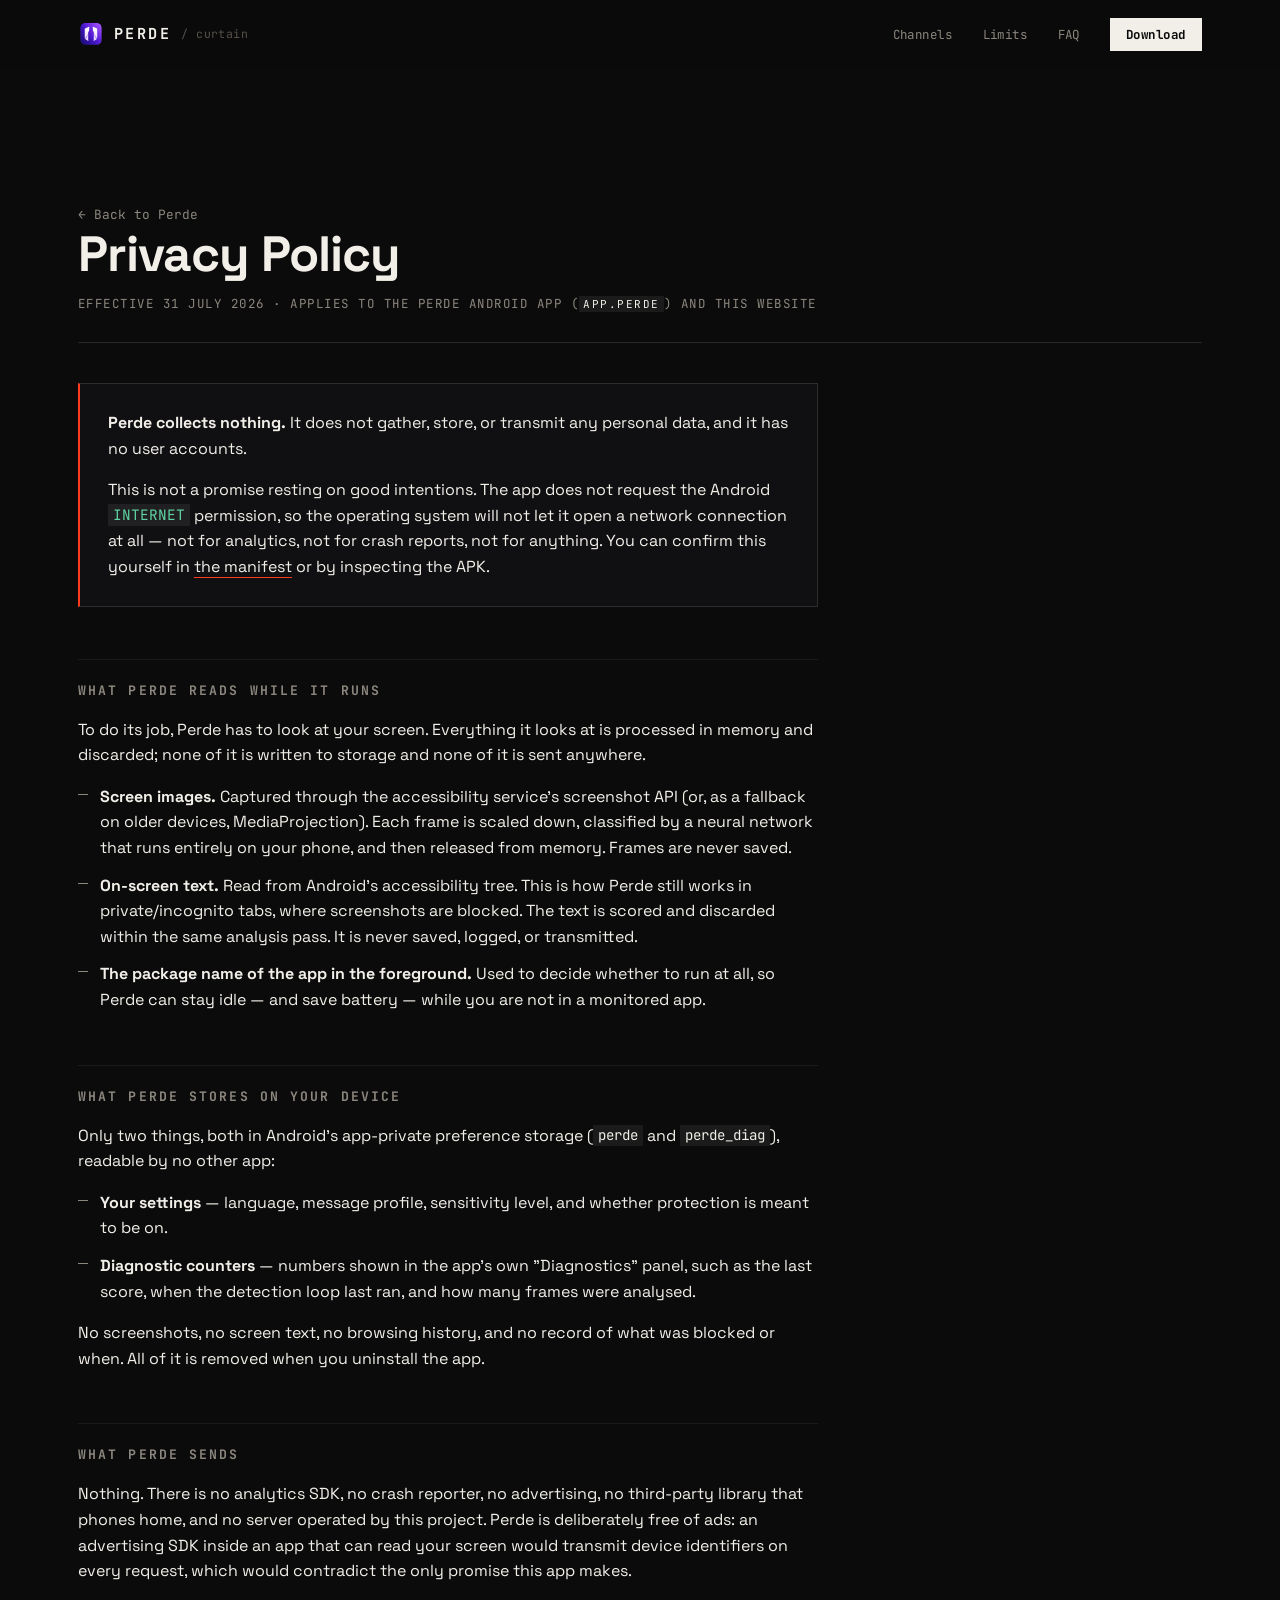
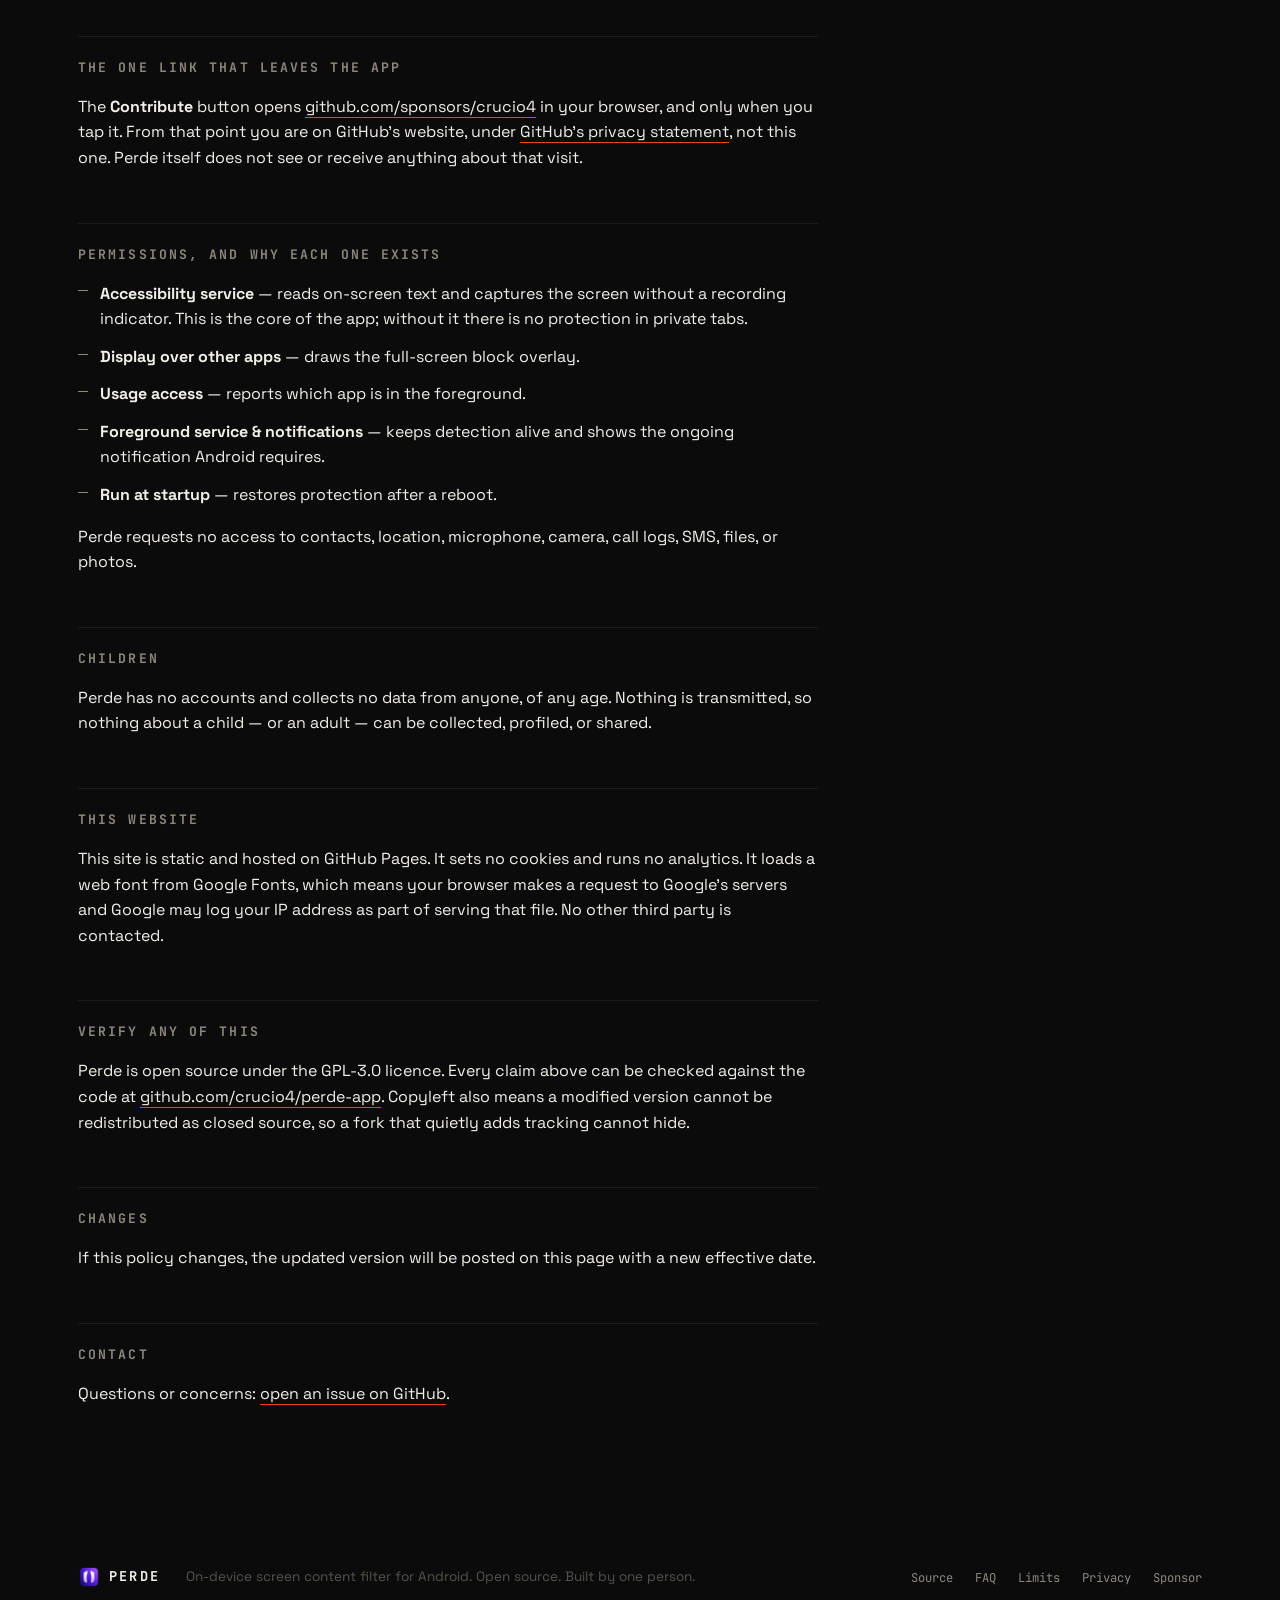
<file: privacy.html>
<!DOCTYPE html>
<html lang="en">
<head>
  <meta charset="UTF-8">
  <meta name="viewport" content="width=device-width, initial-scale=1.0">
  <meta name="theme-color" content="#0b0b0c">

  <title>Privacy Policy — Perde</title>
  <meta name="description" content="Perde collects nothing. It has no INTERNET permission, so it cannot send anything anywhere. All screen analysis happens on the device and is discarded immediately.">
  <meta name="robots" content="index, follow">
  <link rel="canonical" href="https://crucio4.github.io/perde-web/privacy.html">

  <meta property="og:type" content="article">
  <meta property="og:title" content="Privacy Policy — Perde">
  <meta property="og:description" content="Perde collects nothing. No INTERNET permission, no analytics, no ads, no accounts. Verifiable in the source.">
  <meta property="og:url" content="https://crucio4.github.io/perde-web/privacy.html">
  <meta property="og:site_name" content="Perde">
  <meta property="og:locale" content="en_US">
  <meta property="og:image" content="https://crucio4.github.io/perde-web/assets/og-image.png">

  <link rel="preconnect" href="https://fonts.googleapis.com">
  <link rel="preconnect" href="https://fonts.gstatic.com" crossorigin>
  <link href="https://fonts.googleapis.com/css2?family=Space+Grotesk:wght@400;500;700&family=JetBrains+Mono:wght@400;500;700&display=swap" rel="stylesheet">

  <link rel="stylesheet" href="styles.css">
  <link rel="icon" href="favicon.png" type="image/png" sizes="48x48">
  <link rel="apple-touch-icon" href="assets/apple-touch-icon.png">

  <style>
    /* Sayfaya ozel: styles.css'e dokunmadan, ayni tokenlarla. */
    .legal { padding: 132px 0 96px; }
    .legal-head { border-bottom: 1px solid var(--line); padding-bottom: 28px; margin-bottom: 40px; }
    .legal-head h1 { font-size: clamp(2rem, 5vw, 3.1rem); line-height: 1.08; letter-spacing: -0.02em; }
    .legal-meta {
      font-family: var(--mono); font-size: 0.78rem; color: var(--dim);
      text-transform: uppercase; letter-spacing: 0.12em; margin-top: 14px;
    }
    .legal-body { max-width: 74ch; }
    .legal-body h2 {
      font-family: var(--mono); font-size: 0.82rem; font-weight: 700;
      text-transform: uppercase; letter-spacing: 0.16em; color: var(--dim);
      margin: 52px 0 16px; padding-top: 20px; border-top: 1px solid var(--line-soft);
    }
    .legal-body p { margin-bottom: 16px; color: var(--bone); }
    .legal-body ul { margin: 0 0 16px 0; list-style: none; }
    .legal-body li { position: relative; padding-left: 22px; margin-bottom: 12px; }
    .legal-body li::before {
      content: ""; position: absolute; left: 0; top: 0.62em;
      width: 10px; height: 1px; background: var(--dim);
    }
    .legal-body a { color: var(--bone); border-bottom: 1px solid var(--signal); }
    .legal-body a:hover { color: var(--signal); }
    .callout {
      border: 1px solid var(--line); border-left: 2px solid var(--signal);
      background: var(--ink-2); padding: 26px 28px; margin-bottom: 8px;
    }
    .callout p:last-child { margin-bottom: 0; }
    .callout strong { color: var(--bone); }
    .keyline { font-family: var(--mono); font-size: 0.9em; color: var(--pass); }
    .back { font-family: var(--mono); font-size: 0.8rem; color: var(--dim); }
    .back:hover { color: var(--bone); }
    @media (max-width: 720px) { .legal { padding: 108px 0 72px; } }
  </style>
</head>
<body>

<a class="skip-link" href="#main">Skip to content</a>

<nav class="nav" id="navbar">
  <div class="shell nav-inner">
    <a href="./" class="brand">
      <img src="assets/perde_mark.png" alt="" width="26" height="26" class="brand-mark">
      <span class="brand-word">PERDE</span>
      <span class="brand-gloss">/ curtain</span>
    </a>
    <ul class="nav-links" id="navLinks">
      <li><a href="./#channels">Channels</a></li>
      <li><a href="./#limits">Limits</a></li>
      <li><a href="./#faq">FAQ</a></li>
      <li><a href="./#get" class="nav-cta">Download</a></li>
    </ul>
    <button class="nav-toggle" id="navToggle" aria-label="Toggle navigation" aria-expanded="false">
      <span></span><span></span>
    </button>
  </div>
</nav>

<main id="main" class="legal">
  <div class="shell">

    <div class="legal-head">
      <a href="./" class="back">← Back to Perde</a>
      <h1>Privacy Policy</h1>
      <p class="legal-meta">Effective 31 July 2026 · Applies to the Perde Android app (<code>app.perde</code>) and this website</p>
    </div>

    <div class="legal-body">

      <div class="callout">
        <p><strong>Perde collects nothing.</strong> It does not gather, store, or transmit any personal data, and it has no user accounts.</p>
        <p>This is not a promise resting on good intentions. The app does not request the Android
        <code class="keyline">INTERNET</code> permission, so the operating system will not let it open a network
        connection at all — not for analytics, not for crash reports, not for anything. You can confirm this
        yourself in <a href="https://github.com/crucio4/perde-app/blob/main/app/src/main/AndroidManifest.xml" target="_blank" rel="noopener">the manifest</a>
        or by inspecting the APK.</p>
      </div>

      <h2>What Perde reads while it runs</h2>
      <p>To do its job, Perde has to look at your screen. Everything it looks at is processed in memory
      and discarded; none of it is written to storage and none of it is sent anywhere.</p>
      <ul>
        <li><strong>Screen images.</strong> Captured through the accessibility service's screenshot API (or,
        as a fallback on older devices, MediaProjection). Each frame is scaled down, classified by a neural
        network that runs entirely on your phone, and then released from memory. Frames are never saved.</li>
        <li><strong>On-screen text.</strong> Read from Android's accessibility tree. This is how Perde still
        works in private/incognito tabs, where screenshots are blocked. The text is scored and discarded
        within the same analysis pass. It is never saved, logged, or transmitted.</li>
        <li><strong>The package name of the app in the foreground.</strong> Used to decide whether to run at
        all, so Perde can stay idle — and save battery — while you are not in a monitored app.</li>
      </ul>

      <h2>What Perde stores on your device</h2>
      <p>Only two things, both in Android's app-private preference storage
      (<code>perde</code> and <code>perde_diag</code>), readable by no other app:</p>
      <ul>
        <li><strong>Your settings</strong> — language, message profile, sensitivity level, and whether
        protection is meant to be on.</li>
        <li><strong>Diagnostic counters</strong> — numbers shown in the app's own "Diagnostics" panel, such as
        the last score, when the detection loop last ran, and how many frames were analysed.</li>
      </ul>
      <p>No screenshots, no screen text, no browsing history, and no record of what was blocked or when.
      All of it is removed when you uninstall the app.</p>

      <h2>What Perde sends</h2>
      <p>Nothing. There is no analytics SDK, no crash reporter, no advertising, no third-party library that
      phones home, and no server operated by this project. Perde is deliberately free of ads: an advertising
      SDK inside an app that can read your screen would transmit device identifiers on every request, which
      would contradict the only promise this app makes.</p>

      <h2>The one link that leaves the app</h2>
      <p>The <strong>Contribute</strong> button opens
      <a href="https://github.com/sponsors/crucio4" target="_blank" rel="noopener">github.com/sponsors/crucio4</a>
      in your browser, and only when you tap it. From that point you are on GitHub's website, under
      <a href="https://docs.github.com/en/site-policy/privacy-policies/github-general-privacy-statement" target="_blank" rel="noopener">GitHub's privacy statement</a>,
      not this one. Perde itself does not see or receive anything about that visit.</p>

      <h2>Permissions, and why each one exists</h2>
      <ul>
        <li><strong>Accessibility service</strong> — reads on-screen text and captures the screen without a
        recording indicator. This is the core of the app; without it there is no protection in private tabs.</li>
        <li><strong>Display over other apps</strong> — draws the full-screen block overlay.</li>
        <li><strong>Usage access</strong> — reports which app is in the foreground.</li>
        <li><strong>Foreground service &amp; notifications</strong> — keeps detection alive and shows the
        ongoing notification Android requires.</li>
        <li><strong>Run at startup</strong> — restores protection after a reboot.</li>
      </ul>
      <p>Perde requests no access to contacts, location, microphone, camera, call logs, SMS, files, or
      photos.</p>

      <h2>Children</h2>
      <p>Perde has no accounts and collects no data from anyone, of any age. Nothing is transmitted, so
      nothing about a child — or an adult — can be collected, profiled, or shared.</p>

      <h2>This website</h2>
      <p>This site is static and hosted on GitHub Pages. It sets no cookies and runs no analytics. It loads
      a web font from Google Fonts, which means your browser makes a request to Google's servers and Google
      may log your IP address as part of serving that file. No other third party is contacted.</p>

      <h2>Verify any of this</h2>
      <p>Perde is open source under the GPL-3.0 licence. Every claim above can be checked against the code at
      <a href="https://github.com/crucio4/perde-app" target="_blank" rel="noopener">github.com/crucio4/perde-app</a>.
      Copyleft also means a modified version cannot be redistributed as closed source, so a fork that quietly
      adds tracking cannot hide.</p>

      <h2>Changes</h2>
      <p>If this policy changes, the updated version will be posted on this page with a new effective date.</p>

      <h2>Contact</h2>
      <p>Questions or concerns:
      <a href="https://github.com/crucio4/perde-app/issues" target="_blank" rel="noopener">open an issue on GitHub</a>.</p>

    </div>
  </div>
</main>

<footer class="foot">
  <div class="shell foot-inner">
    <div class="foot-brand">
      <img src="assets/perde_mark.png" alt="" width="22" height="22">
      <span>PERDE</span>
    </div>
    <p class="foot-line">On-device screen content filter for Android. Open source. Built by one person.</p>
    <ul class="foot-links">
      <li><a href="https://github.com/crucio4/perde-app" target="_blank" rel="noopener">Source</a></li>
      <li><a href="./#faq">FAQ</a></li>
      <li><a href="./#limits">Limits</a></li>
      <li><a href="privacy.html">Privacy</a></li>
      <li><a href="https://github.com/sponsors/crucio4" target="_blank" rel="noopener">Sponsor</a></li>
    </ul>
  </div>
</footer>

<script src="script.js"></script>
</body>
</html>
</file>
<file: styles.css>
/* ============================================================
   PERDE — perde (n.) curtain
   Detection-instrument aesthetic: bone on ink, hairlines,
   monospace data, zero rounding, one signal colour.
   ============================================================ */

*, *::before, *::after { margin: 0; padding: 0; box-sizing: border-box; }

:root {
  --ink:      #0b0b0c;
  --ink-2:    #101012;
  --ink-3:    #17171a;
  --bone:     #f2efe9;
  --dim:      #8c877e;
  --faint:    #56524b;

  --line:      rgba(242, 239, 233, 0.13);
  --line-soft: rgba(242, 239, 233, 0.07);

  --signal:  #ff3b1f;   /* block / curtain */
  --pass:    #5fd3a3;   /* passes */
  --warn:    #f5a623;   /* false positive */
  --sponsor: #db61a2;   /* github sponsors heart */

  --shell: 1180px;
  --mono: 'JetBrains Mono', ui-monospace, SFMono-Regular, Menlo, monospace;
  --sans: 'Space Grotesk', -apple-system, BlinkMacSystemFont, 'Segoe UI', sans-serif;

  --ease: cubic-bezier(0.22, 1, 0.36, 1);
}

html { -webkit-text-size-adjust: 100%; scroll-behavior: smooth; scroll-padding-top: 84px; }

body {
  font-family: var(--sans);
  background: var(--ink);
  color: var(--bone);
  line-height: 1.6;
  font-size: 16px;
  -webkit-font-smoothing: antialiased;
  -moz-osx-font-smoothing: grayscale;
  overflow-x: hidden;
}

a { color: inherit; text-decoration: none; }
img { max-width: 100%; height: auto; display: block; }
b, strong { font-weight: 700; }
em { font-style: italic; }
code {
  font-family: var(--mono);
  font-size: 0.88em;
  background: rgba(242, 239, 233, 0.07);
  padding: 0.1em 0.36em;
  color: var(--bone);
}

::selection { background: var(--signal); color: #fff; }

.sr-only {
  position: absolute; width: 1px; height: 1px; padding: 0;
  overflow: hidden; clip: rect(0 0 0 0); white-space: nowrap; border: 0;
}

.skip-link {
  position: absolute; top: -60px; left: 12px; z-index: 200;
  background: var(--signal); color: #fff; padding: 10px 16px;
  font-family: var(--mono); font-size: 0.78rem;
}
.skip-link:focus { top: 12px; }

:focus-visible { outline: 2px solid var(--signal); outline-offset: 3px; }

.shell { max-width: var(--shell); margin: 0 auto; padding: 0 28px; }
.shell.narrow { max-width: 820px; }
.dim { color: var(--dim); }

/* ---------- Scanlines ---------- */
.scanlines {
  position: absolute; inset: 0; z-index: 0; pointer-events: none;
  background-image: repeating-linear-gradient(
    to bottom,
    rgba(242, 239, 233, 0.028) 0px,
    rgba(242, 239, 233, 0.028) 1px,
    transparent 1px,
    transparent 4px
  );
}

/* ============ NAV ============ */
.nav {
  position: sticky; top: 0; z-index: 100;
  border-bottom: 1px solid transparent;
  background: rgba(11, 11, 12, 0.86);
  transition: border-color 0.3s, background 0.3s;
}
.nav.scrolled { border-bottom-color: var(--line); }

.nav-inner {
  display: flex; align-items: center; justify-content: space-between;
  height: 68px;
}

.brand { display: flex; align-items: center; gap: 10px; }
.brand-mark { width: 26px; height: 26px; object-fit: contain; flex: none; }
.brand-word {
  font-family: var(--mono); font-weight: 700; font-size: 0.95rem;
  letter-spacing: 0.16em;
}
.brand-gloss {
  font-family: var(--mono); font-size: 0.72rem; color: var(--faint);
  letter-spacing: 0.04em;
}

.nav-links { list-style: none; display: flex; align-items: center; gap: 30px; }
.nav-links a {
  font-family: var(--mono); font-size: 0.78rem; color: var(--dim);
  letter-spacing: 0.04em; transition: color 0.2s;
}
.nav-links a:hover { color: var(--bone); }

.nav-cta {
  color: var(--ink) !important; background: var(--bone);
  padding: 8px 16px; font-weight: 700;
}
.nav-cta:hover { background: var(--signal); color: #fff !important; }

.nav-toggle {
  display: none; background: none; border: 1px solid var(--line);
  width: 40px; height: 36px; cursor: pointer;
  flex-direction: column; gap: 5px; align-items: center; justify-content: center;
}
.nav-toggle span { display: block; width: 16px; height: 1.5px; background: var(--bone); transition: transform 0.25s; }
.nav-toggle[aria-expanded="true"] span:first-child { transform: translateY(3.25px) rotate(45deg); }
.nav-toggle[aria-expanded="true"] span:last-child { transform: translateY(-3.25px) rotate(-45deg); }

/* ============ HERO ============ */
.hero { position: relative; border-bottom: 1px solid var(--line); overflow: hidden; }

.hero-shell {
  position: relative; z-index: 1;
  display: grid; grid-template-columns: 1.05fr 0.95fr;
  gap: 64px; align-items: center;
  padding-top: 76px; padding-bottom: 76px;
}

.eyebrow {
  font-family: var(--mono); font-size: 0.74rem; color: var(--dim);
  letter-spacing: 0.1em; text-transform: uppercase;
  display: flex; align-items: center; gap: 9px; margin-bottom: 30px;
}
.pip {
  width: 6px; height: 6px; background: var(--pass); flex: none;
  animation: pulse 2.4s var(--ease) infinite;
}
@keyframes pulse { 0%, 100% { opacity: 1; } 50% { opacity: 0.25; } }

.display {
  font-size: clamp(2.5rem, 5.6vw, 4.35rem);
  font-weight: 700; line-height: 0.98; letter-spacing: -0.035em;
  margin-bottom: 28px; text-wrap: balance;
}
.display em { font-style: normal; color: var(--signal); }

.lede {
  font-size: 1.06rem; color: var(--dim); line-height: 1.72;
  max-width: 50ch; margin-bottom: 36px;
}
.lede strong { color: var(--bone); font-weight: 500; }

.hero-actions { display: flex; flex-wrap: wrap; gap: 12px; }

.btn {
  display: inline-flex; align-items: center; gap: 12px;
  font-family: var(--mono); font-size: 0.82rem; font-weight: 500;
  padding: 14px 22px; border: 1px solid var(--line);
  transition: background 0.2s, color 0.2s, border-color 0.2s;
  letter-spacing: 0.02em;
}
.btn-solid { background: var(--bone); color: var(--ink); border-color: var(--bone); font-weight: 700; }
.btn-solid:hover { background: var(--signal); border-color: var(--signal); color: #fff; }
.btn-ghost { color: var(--bone); }
.btn-ghost:hover { border-color: var(--bone); background: rgba(242, 239, 233, 0.05); }

/* Sponsor keeps the ghost shape but carries the GitHub heart. */
.btn-sponsor { gap: 9px; }
.btn-sponsor .heart { color: var(--sponsor); flex: none; transition: transform 0.22s var(--ease); }
.btn-sponsor:hover { border-color: var(--sponsor); background: rgba(219, 97, 162, 0.08); }
.btn-sponsor:hover .heart { transform: scale(1.18); }
.btn-meta {
  font-size: 0.72rem; opacity: 0.55; font-weight: 400;
  padding-left: 12px; border-left: 1px solid currentColor;
}

.release-info {
  font-family: var(--mono); font-size: 0.75rem; color: var(--faint);
  margin-top: 20px; display: flex; gap: 10px;
}
.release-info .sep { opacity: 0.4; }
.release-info span:first-child { color: var(--pass); }

/* ---------- Detection rig ---------- */
.rig { border: 1px solid var(--line); background: var(--ink-2); }

.rig-chrome {
  display: flex; align-items: center; justify-content: space-between;
  padding: 12px 16px; border-bottom: 1px solid var(--line);
  font-family: var(--mono); font-size: 0.7rem;
  letter-spacing: 0.09em; text-transform: uppercase;
}
.rig-title { color: var(--faint); }
.rig-state { color: var(--dim); transition: color 0.25s; }
.rig-state::before { content: '● '; }
.rig-state[data-state="rising"] { color: var(--warn); }
.rig-state[data-state="blocked"] { color: var(--signal); }
.rig-state[data-state="cooldown"] { color: var(--dim); }

.rig-screen { position: relative; height: 232px; overflow: hidden; background: var(--ink-3); }

.rig-content {
  position: absolute; inset: 0;
  display: flex; align-items: center; justify-content: center;
  background-image:
    repeating-linear-gradient(115deg,
      rgba(242, 239, 233, 0.05) 0px, rgba(242, 239, 233, 0.05) 2px,
      transparent 2px, transparent 9px);
  transition: background-color 0.6s linear;
  background-color: var(--ink-3);
}
.rig-content[data-heat="warm"] { background-color: #2a1a12; }
.rig-content[data-heat="hot"]  { background-color: #3a1410; }

.rig-content-label {
  font-family: var(--mono); font-size: 0.72rem; color: var(--faint);
  letter-spacing: 0.18em; text-transform: uppercase;
}

/* the curtain itself */
.curtain {
  position: absolute; inset: 0; z-index: 2;
  background: var(--signal);
  transform: translateY(-100%);
  transition: transform 0.52s var(--ease);
  display: flex; align-items: center; justify-content: center;
  will-change: transform;
}
.curtain.down { transform: translateY(0); }
.curtain-inner { padding: 26px; text-align: center; }
.curtain-kicker {
  font-family: var(--mono); font-size: 0.68rem; color: rgba(255, 255, 255, 0.7);
  letter-spacing: 0.3em; text-transform: uppercase; margin-bottom: 12px;
}
.curtain-msg {
  font-size: 1.14rem; font-weight: 500; color: #fff;
  line-height: 1.4; max-width: 26ch; margin: 0 auto; text-wrap: balance;
}

.rig-readout {
  display: flex; align-items: center; justify-content: space-between;
  gap: 20px; padding: 16px; border-top: 1px solid var(--line);
  flex-wrap: wrap;
}

.window { display: flex; gap: 4px; }
.window span {
  width: 22px; height: 30px; border: 1px solid var(--line-soft);
  background: transparent; transition: background 0.2s, border-color 0.2s;
}
.window span.miss { background: rgba(242, 239, 233, 0.09); border-color: transparent; }
.window span.hit  { background: var(--signal); border-color: var(--signal); }

.metrics { display: flex; gap: 22px; }
.metric dt {
  font-family: var(--mono); font-size: 0.62rem; color: var(--faint);
  letter-spacing: 0.14em; text-transform: uppercase;
}
.metric dd { font-family: var(--mono); font-size: 1rem; font-weight: 500; margin-top: 2px; }

.rig-note {
  padding: 0 16px 16px; font-family: var(--mono);
  font-size: 0.68rem; color: var(--faint); line-height: 1.6;
}

/* ---------- Ticker ---------- */
.ticker {
  position: relative; z-index: 1;
  border-top: 1px solid var(--line);
  overflow: hidden; padding: 13px 0;
}
.ticker-track {
  display: flex; gap: 26px; white-space: nowrap; width: max-content;
  font-family: var(--mono); font-size: 0.74rem; color: var(--faint);
  letter-spacing: 0.1em; text-transform: uppercase;
  animation: slide 42s linear infinite;
}
.ticker-track span:nth-child(even) { color: var(--signal); }
@keyframes slide { to { transform: translateX(-50%); } }

/* ============ BANDS ============ */
.band { padding: 108px 0; border-bottom: 1px solid var(--line); position: relative; }
.band.alt { background: var(--ink-2); }

.tag {
  font-family: var(--mono); font-size: 0.72rem; color: var(--signal);
  letter-spacing: 0.16em; text-transform: uppercase; margin-bottom: 22px;
}

.head {
  font-size: clamp(1.9rem, 3.9vw, 3.05rem);
  font-weight: 700; line-height: 1.03; letter-spacing: -0.032em;
  margin-bottom: 24px; text-wrap: balance;
}

.sub {
  font-size: 1.02rem; color: var(--dim); line-height: 1.75;
  max-width: 66ch; margin-bottom: 58px;
}
.sub em { color: var(--bone); font-style: normal; }
.sub strong { color: var(--bone); }

/* ---------- Channels ---------- */
.channels {
  display: grid; grid-template-columns: 1fr auto 1fr;
  gap: 0; align-items: stretch; margin-bottom: 34px;
}

.channel { border: 1px solid var(--line); padding: 30px; background: var(--ink); }
.channel header { margin-bottom: 16px; }
.ch-num {
  font-family: var(--mono); font-size: 0.68rem; color: var(--faint);
  letter-spacing: 0.16em; text-transform: uppercase;
}
.channel h3 { font-size: 1.9rem; font-weight: 700; letter-spacing: -0.02em; margin-top: 4px; }
.ch-lead { color: var(--dim); font-size: 0.95rem; margin-bottom: 22px; line-height: 1.65; }

.spec { list-style: none; border-top: 1px solid var(--line-soft); }
.spec li {
  display: flex; justify-content: space-between; gap: 16px;
  padding: 10px 0; border-bottom: 1px solid var(--line-soft);
  font-family: var(--mono); font-size: 0.75rem;
}
.spec li span:first-child { color: var(--faint); letter-spacing: 0.08em; }
.spec li span:last-child { color: var(--bone); text-align: right; }

.ch-verdict {
  margin-top: 22px; font-family: var(--mono); font-size: 0.76rem;
  letter-spacing: 0.05em; padding: 10px 0 0; border-top: 1px solid var(--line-soft);
}
.ch-verdict.bad { color: var(--signal); }
.ch-verdict.good { color: var(--pass); }

.channel-join {
  display: flex; flex-direction: column; align-items: center; justify-content: center;
  padding: 0 20px; gap: 10px;
}
.join-line { width: 1px; flex: 1; background: var(--line); }
.join-op {
  font-family: var(--mono); font-size: 0.72rem; color: var(--dim);
  border: 1px solid var(--line); padding: 6px 10px; background: var(--ink);
}

.channel-foot {
  color: var(--dim); font-size: 0.98rem; line-height: 1.75;
  max-width: 70ch; margin-bottom: 76px;
}
.channel-foot strong { color: var(--bone); }

/* ---------- Measurement ---------- */
.measure { border: 1px solid var(--line); padding: 34px; background: var(--ink); }
.measure-head { font-size: 1.4rem; font-weight: 700; letter-spacing: -0.02em; margin-bottom: 12px; }
.measure-sub { color: var(--dim); font-size: 0.93rem; max-width: 72ch; margin-bottom: 32px; line-height: 1.7; }

.measure-grid { display: grid; grid-template-columns: 1fr 1fr; gap: 40px; }

.measure-label, .timing-label {
  font-family: var(--mono); font-size: 0.68rem; letter-spacing: 0.16em;
  text-transform: uppercase; margin-bottom: 14px;
  padding-bottom: 10px; border-bottom: 1px solid var(--line);
}
.measure-label.block, .timing-label.block { color: var(--signal); }
.measure-label.pass, .timing-label.pass { color: var(--pass); }

.measure-col ul, .timing-col ul { list-style: none; }
.measure-col li, .timing-col li {
  display: flex; justify-content: space-between; align-items: baseline; gap: 16px;
  padding: 9px 0; border-bottom: 1px solid var(--line-soft);
  font-size: 0.9rem; color: var(--dim);
}
.measure-col li b, .timing-col li b {
  font-family: var(--mono); font-size: 0.85rem; color: var(--bone); flex: none;
}

.measure-gap {
  display: flex; flex-wrap: wrap; gap: 28px; margin-top: 30px;
  padding-top: 22px; border-top: 1px solid var(--line);
  font-family: var(--mono); font-size: 0.76rem; color: var(--faint);
}
.measure-gap b { color: var(--bone); margin-left: 6px; }
.measure-gap .hl b { color: var(--pass); }

.measure-note {
  margin-top: 22px; color: var(--dim); font-size: 0.93rem;
  line-height: 1.7; max-width: 70ch;
}

/* ---------- Ledger ---------- */
.ledger { list-style: none; border-top: 1px solid var(--line); }
.row {
  display: grid; grid-template-columns: 62px 1fr 130px;
  gap: 24px; align-items: start;
  padding: 30px 0; border-bottom: 1px solid var(--line);
  transition: background 0.25s;
}
.row:hover { background: rgba(242, 239, 233, 0.022); }
.row-n {
  font-family: var(--mono); font-size: 0.95rem; color: var(--signal);
  padding-top: 2px;
}
.row-body h3 { font-size: 1.28rem; font-weight: 700; letter-spacing: -0.018em; margin-bottom: 8px; }
.row-body p { color: var(--dim); font-size: 0.95rem; line-height: 1.7; max-width: 62ch; }
.row-stat {
  font-family: var(--mono); font-size: 0.9rem; color: var(--bone);
  text-align: right; padding-top: 3px;
}

.note {
  margin-top: 52px; border-left: 2px solid var(--signal);
  padding: 4px 0 4px 26px;
}
.note h3 { font-size: 1.15rem; font-weight: 700; margin-bottom: 10px; letter-spacing: -0.015em; }
.note p { color: var(--dim); font-size: 0.95rem; line-height: 1.75; max-width: 70ch; }
.note a { color: var(--bone); border-bottom: 1px solid var(--faint); }
.note a:hover { color: var(--signal); border-color: var(--signal); }

/* ---------- Kurulum duvarlari ----------
   Izinlerden ONCE gelen engeller. Sayfada bilerek dikkat cekiyor:
   bunlar anlatilmadigi icin kullanicilar uygulamayi calismaz halde
   kurup "bozuk" sanip birakiyordu. */
.walls {
  border: 1px solid var(--line); border-left: 2px solid var(--signal);
  background: var(--ink-2); padding: 26px 28px; margin-bottom: 44px;
}
.walls h3 { font-size: 1.08rem; font-weight: 700; margin-bottom: 6px; letter-spacing: -0.015em; }
.walls > p { color: var(--dim); font-size: 0.93rem; margin-bottom: 18px; }
.walls dt { font-weight: 700; font-size: 0.97rem; margin-top: 20px; }
.walls dt:first-of-type { margin-top: 0; }
.walls dd { color: var(--dim); font-size: 0.93rem; line-height: 1.72; margin: 6px 0 0; max-width: 68ch; }
.walls .path {
  font-family: var(--mono); font-size: 0.85em; color: var(--bone);
  background: rgba(242, 239, 233, 0.07); padding: 0.12em 0.4em;
  display: inline-block; margin-top: 6px;
}
@media (max-width: 720px) { .walls { padding: 22px 20px; } }

/* ---------- Timing ---------- */
.timing { display: grid; grid-template-columns: 1fr 1fr; gap: 44px; margin-bottom: 62px; }

.stats {
  display: grid; grid-template-columns: repeat(4, 1fr);
  border-top: 1px solid var(--line);
}
.stat { padding: 26px 22px 26px 0; border-right: 1px solid var(--line); }
.stat:last-child { border-right: none; }
.stat b {
  display: block; font-size: 1.85rem; font-weight: 700;
  letter-spacing: -0.03em; margin-bottom: 6px;
}
.stat span {
  font-family: var(--mono); font-size: 0.7rem; color: var(--faint);
  line-height: 1.5; display: block;
}
.stats-foot {
  margin-top: 24px; color: var(--faint); font-size: 0.86rem;
  line-height: 1.7; max-width: 68ch;
}

/* ---------- Matrix ---------- */
.matrix-scroll { overflow-x: auto; border: 1px solid var(--line); }
.matrix { width: 100%; border-collapse: collapse; min-width: 620px; }

.matrix th, .matrix td { padding: 15px 18px; text-align: left; font-size: 0.9rem; }
.matrix thead th {
  font-family: var(--mono); font-size: 0.74rem; letter-spacing: 0.06em;
  text-transform: uppercase; color: var(--bone);
  border-bottom: 1px solid var(--line); vertical-align: bottom;
}
.matrix thead th:first-child { color: var(--faint); }
.rec {
  display: block; font-size: 0.6rem; color: var(--pass);
  letter-spacing: 0.14em; margin-top: 4px; text-transform: uppercase;
}
.matrix tbody th { font-weight: 400; color: var(--dim); }
.matrix tbody tr { border-bottom: 1px solid var(--line-soft); }
.matrix tbody tr:hover { background: rgba(242, 239, 233, 0.022); }
.matrix tr.split { border-top: 1px solid var(--line); }

.matrix td { font-family: var(--mono); font-size: 0.78rem; letter-spacing: 0.04em; }
.matrix td.b { color: var(--signal); }
.matrix td.p { color: var(--faint); }
.matrix td.f { color: var(--warn); }

.matrix tfoot { border-top: 1px solid var(--line); }
.matrix tfoot th, .matrix tfoot td {
  font-family: var(--mono); font-size: 0.72rem; color: var(--faint);
  font-weight: 400; padding-top: 10px; padding-bottom: 10px;
}
.matrix tfoot tr:first-child th, .matrix tfoot tr:first-child td { padding-top: 18px; }

.matrix-key {
  margin-top: 16px; font-family: var(--mono); font-size: 0.74rem;
  color: var(--faint); display: flex; align-items: center; gap: 9px;
}
.k { width: 9px; height: 9px; display: inline-block; flex: none; }
.k.f { background: var(--warn); }

/* ---------- Limits ---------- */
.limits {
  display: grid; grid-template-columns: repeat(3, 1fr);
  border-top: 1px solid var(--line); border-left: 1px solid var(--line);
}
.limit {
  padding: 30px; border-right: 1px solid var(--line); border-bottom: 1px solid var(--line);
}
.limit h3 { font-size: 1.14rem; font-weight: 700; margin-bottom: 12px; letter-spacing: -0.015em; }
.limit p { color: var(--dim); font-size: 0.93rem; line-height: 1.7; }
.limit-soft {
  margin-top: 14px; padding-top: 14px; border-top: 1px solid var(--line-soft);
  color: var(--faint) !important; font-size: 0.86rem !important;
}

/* ---------- Chips ---------- */
.chips { display: flex; flex-wrap: wrap; gap: 8px; margin-bottom: 34px; }
.chip {
  font-family: var(--mono); font-size: 0.76rem; color: var(--bone);
  border: 1px solid var(--line); padding: 9px 15px;
}

.fineprint {
  color: var(--faint); font-size: 0.87rem; line-height: 1.75;
  max-width: 70ch; border-top: 1px solid var(--line-soft); padding-top: 20px;
}

/* ---------- FAQ ---------- */
.faq { border-top: 1px solid var(--line); }
.q { border-bottom: 1px solid var(--line); }

.q summary {
  list-style: none; cursor: pointer;
  display: flex; align-items: center; justify-content: space-between; gap: 24px;
  padding: 26px 0; font-size: 1.12rem; font-weight: 500;
  letter-spacing: -0.012em; transition: color 0.2s;
}
.q summary::-webkit-details-marker { display: none; }
.q summary:hover { color: var(--signal); }

.q summary i {
  flex: none; width: 13px; height: 13px; position: relative;
}
.q summary i::before, .q summary i::after {
  content: ''; position: absolute; background: var(--signal);
  transition: transform 0.28s var(--ease);
}
.q summary i::before { top: 6px; left: 0; width: 13px; height: 1.5px; }
.q summary i::after  { left: 6px; top: 0; width: 1.5px; height: 13px; }
.q[open] summary i::after { transform: scaleY(0); }
.q[open] summary { color: var(--signal); }

.a { padding-bottom: 28px; max-width: 74ch; }
.a p { color: var(--dim); font-size: 0.97rem; line-height: 1.78; }
.a p + p { margin-top: 14px; }
.a b { color: var(--bone); font-family: var(--mono); font-size: 0.9em; }
.a a { color: var(--bone); border-bottom: 1px solid var(--faint); }
.a a:hover { color: var(--signal); border-color: var(--signal); }

/* ---------- Install steps ---------- */
.steps { list-style: none; counter-reset: s; border-top: 1px solid var(--line); margin-bottom: 44px; }
.steps li {
  counter-increment: s; position: relative;
  padding: 22px 0 22px 54px; border-bottom: 1px solid var(--line);
}
.steps li::before {
  content: counter(s, decimal-leading-zero);
  position: absolute; left: 0; top: 24px;
  font-family: var(--mono); font-size: 0.8rem; color: var(--signal);
}
.steps b { display: block; font-size: 1.06rem; font-weight: 700; margin-bottom: 5px; }
.steps span { color: var(--dim); font-size: 0.93rem; line-height: 1.7; display: block; }
.steps em { color: var(--bone); font-style: normal; font-weight: 500; }

.get-actions { display: flex; flex-wrap: wrap; gap: 12px; margin-bottom: 40px; }

/* ---------- Footer ---------- */
.foot { padding: 46px 0; }
.foot-inner {
  display: flex; align-items: center; justify-content: space-between;
  gap: 26px; flex-wrap: wrap;
}
.foot-brand { display: flex; align-items: center; gap: 9px; }
.foot-brand span {
  font-family: var(--mono); font-weight: 700; font-size: 0.85rem; letter-spacing: 0.16em;
}
.foot-line { color: var(--faint); font-size: 0.85rem; flex: 1; min-width: 240px; }
.foot-links { list-style: none; display: flex; gap: 22px; }
.foot-links a {
  font-family: var(--mono); font-size: 0.76rem; color: var(--dim); transition: color 0.2s;
}
.foot-links a:hover { color: var(--signal); }

/* ============ REVEAL ============ */
.will-reveal { opacity: 0; transform: translateY(18px); }
.revealed {
  opacity: 1; transform: none;
  transition: opacity 0.62s var(--ease), transform 0.62s var(--ease);
}

/* ============ RESPONSIVE ============ */
@media (max-width: 1000px) {
  .hero-shell { grid-template-columns: 1fr; gap: 52px; padding-top: 56px; }
  .limits { grid-template-columns: repeat(2, 1fr); }
  .stats { grid-template-columns: repeat(2, 1fr); }
  .stat { border-bottom: 1px solid var(--line); }
  .stat:nth-child(2) { border-right: none; }
}

@media (max-width: 860px) {
  .nav-toggle { display: flex; }
  .nav-links {
    position: absolute; top: 68px; left: 0; right: 0;
    flex-direction: column; align-items: stretch; gap: 0;
    background: var(--ink-2); border-bottom: 1px solid var(--line);
    max-height: 0; overflow: hidden; transition: max-height 0.32s var(--ease);
  }
  .nav-links.open { max-height: 420px; }
  .nav-links li { border-top: 1px solid var(--line-soft); }
  .nav-links a { display: block; padding: 16px 28px; font-size: 0.86rem; }
  .nav-cta { background: none; color: var(--signal) !important; }
  .nav-cta:hover { background: none; color: var(--signal) !important; }

  .channels { grid-template-columns: 1fr; }
  .channel-join { flex-direction: row; padding: 18px 0; }
  .join-line { width: auto; height: 1px; flex: 1; }

  .measure-grid, .timing { grid-template-columns: 1fr; gap: 34px; }
  .band { padding: 76px 0; }
  .row { grid-template-columns: 40px 1fr; gap: 16px; }
  .row-stat { grid-column: 2; text-align: left; color: var(--dim); padding-top: 8px; }
}

@media (max-width: 620px) {
  .shell { padding: 0 20px; }
  .limits { grid-template-columns: 1fr; }
  .measure { padding: 24px 20px; }
  .rig-screen { height: 200px; }
  .window span { width: 100%; }
  .window { flex: 1; }
  .rig-readout { flex-direction: column; align-items: stretch; gap: 16px; }
  .metrics { justify-content: space-between; }
  .foot-inner { flex-direction: column; align-items: flex-start; }
  .btn { width: 100%; justify-content: center; }
}

/* ============ MOTION ============ */
@media (prefers-reduced-motion: reduce) {
  html { scroll-behavior: auto; }
  *, *::before, *::after {
    animation-duration: 0.001ms !important;
    animation-iteration-count: 1 !important;
    transition-duration: 0.001ms !important;
  }
  .will-reveal { opacity: 1; transform: none; }
  .ticker-track { animation: none; }
}
</file>
